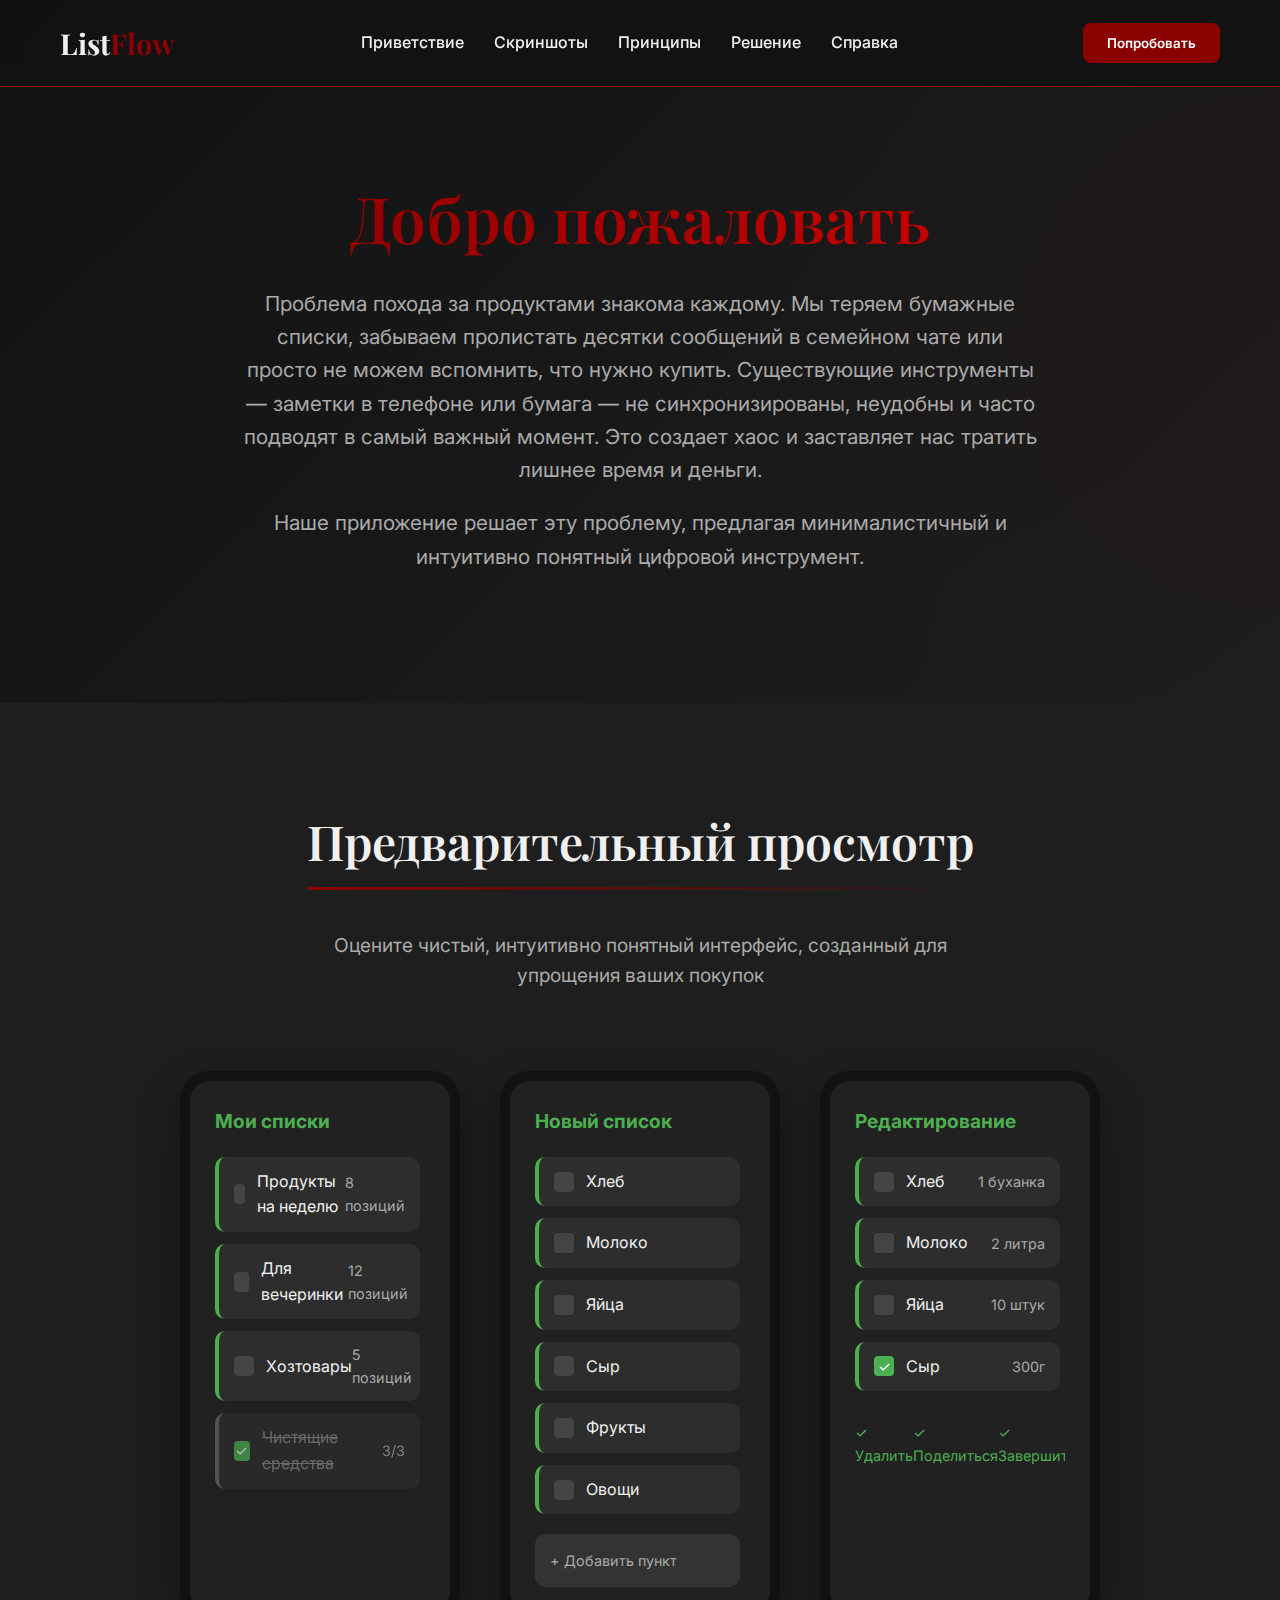
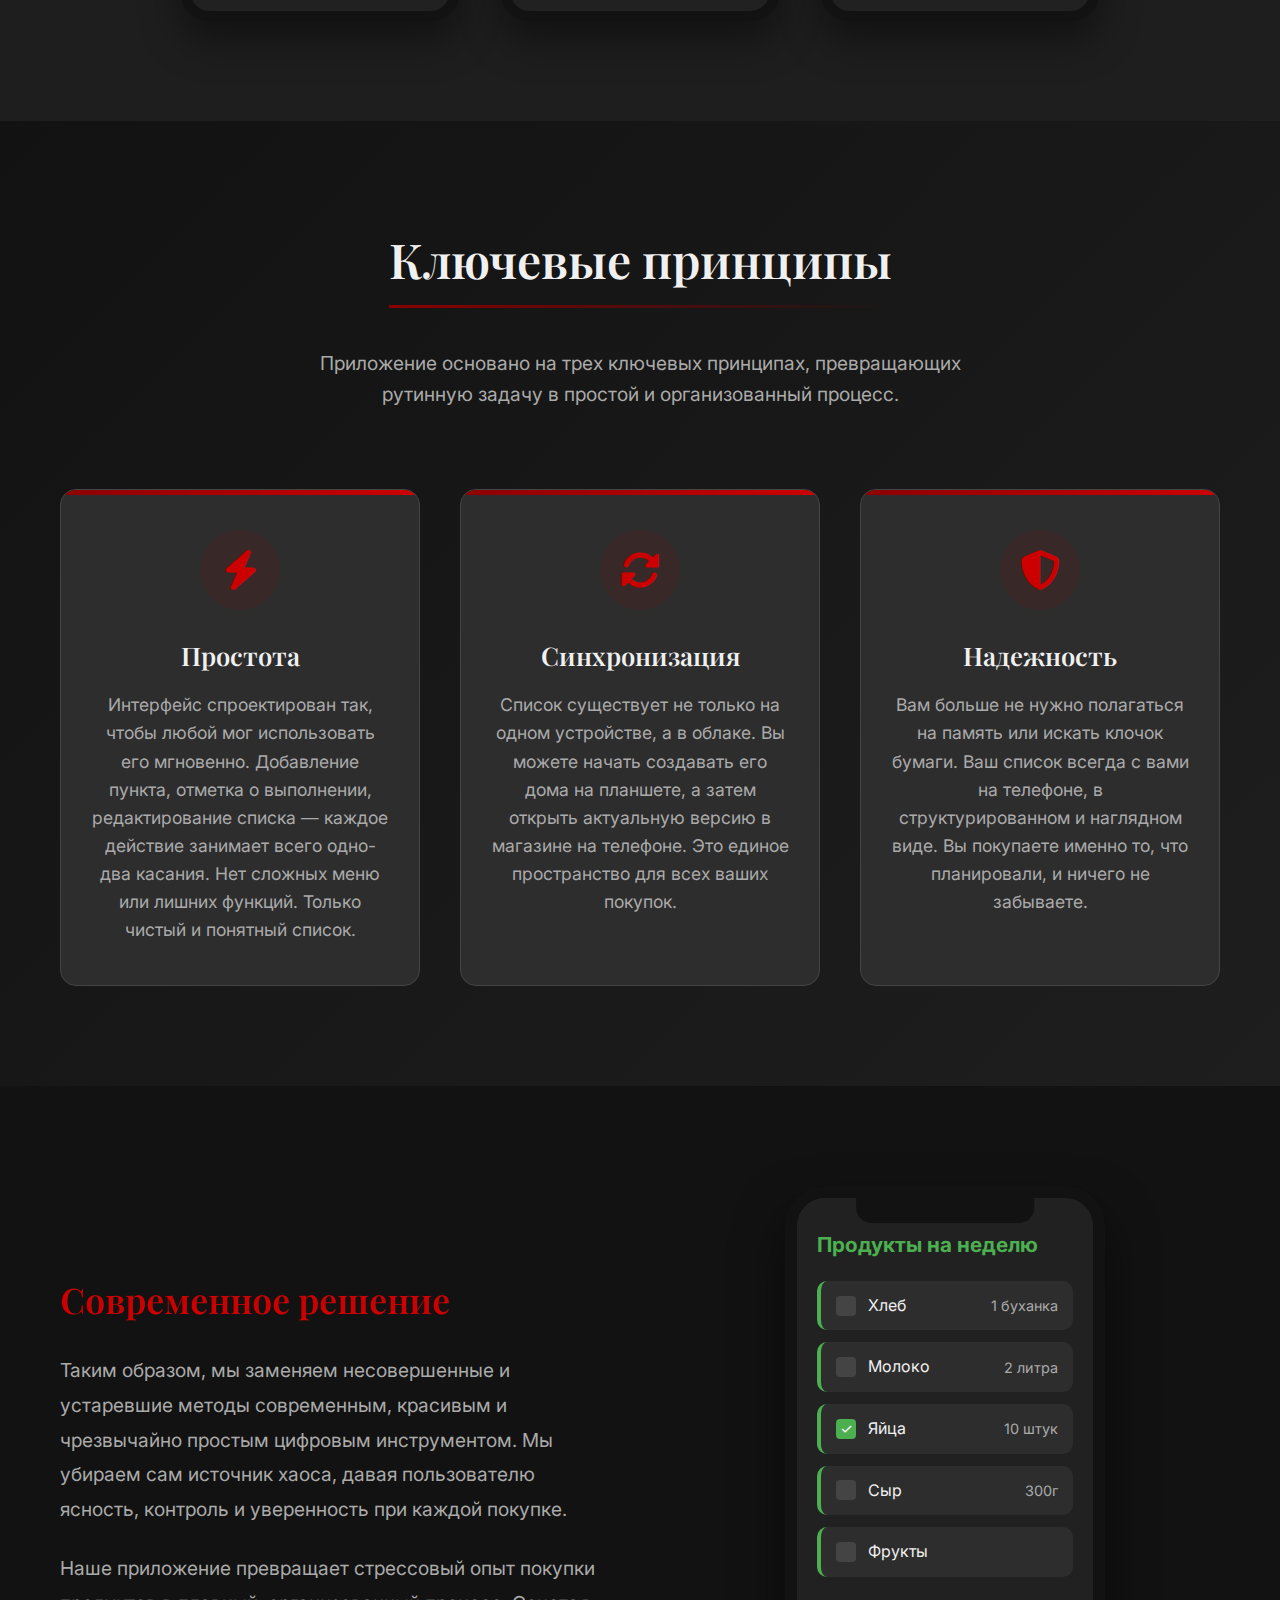
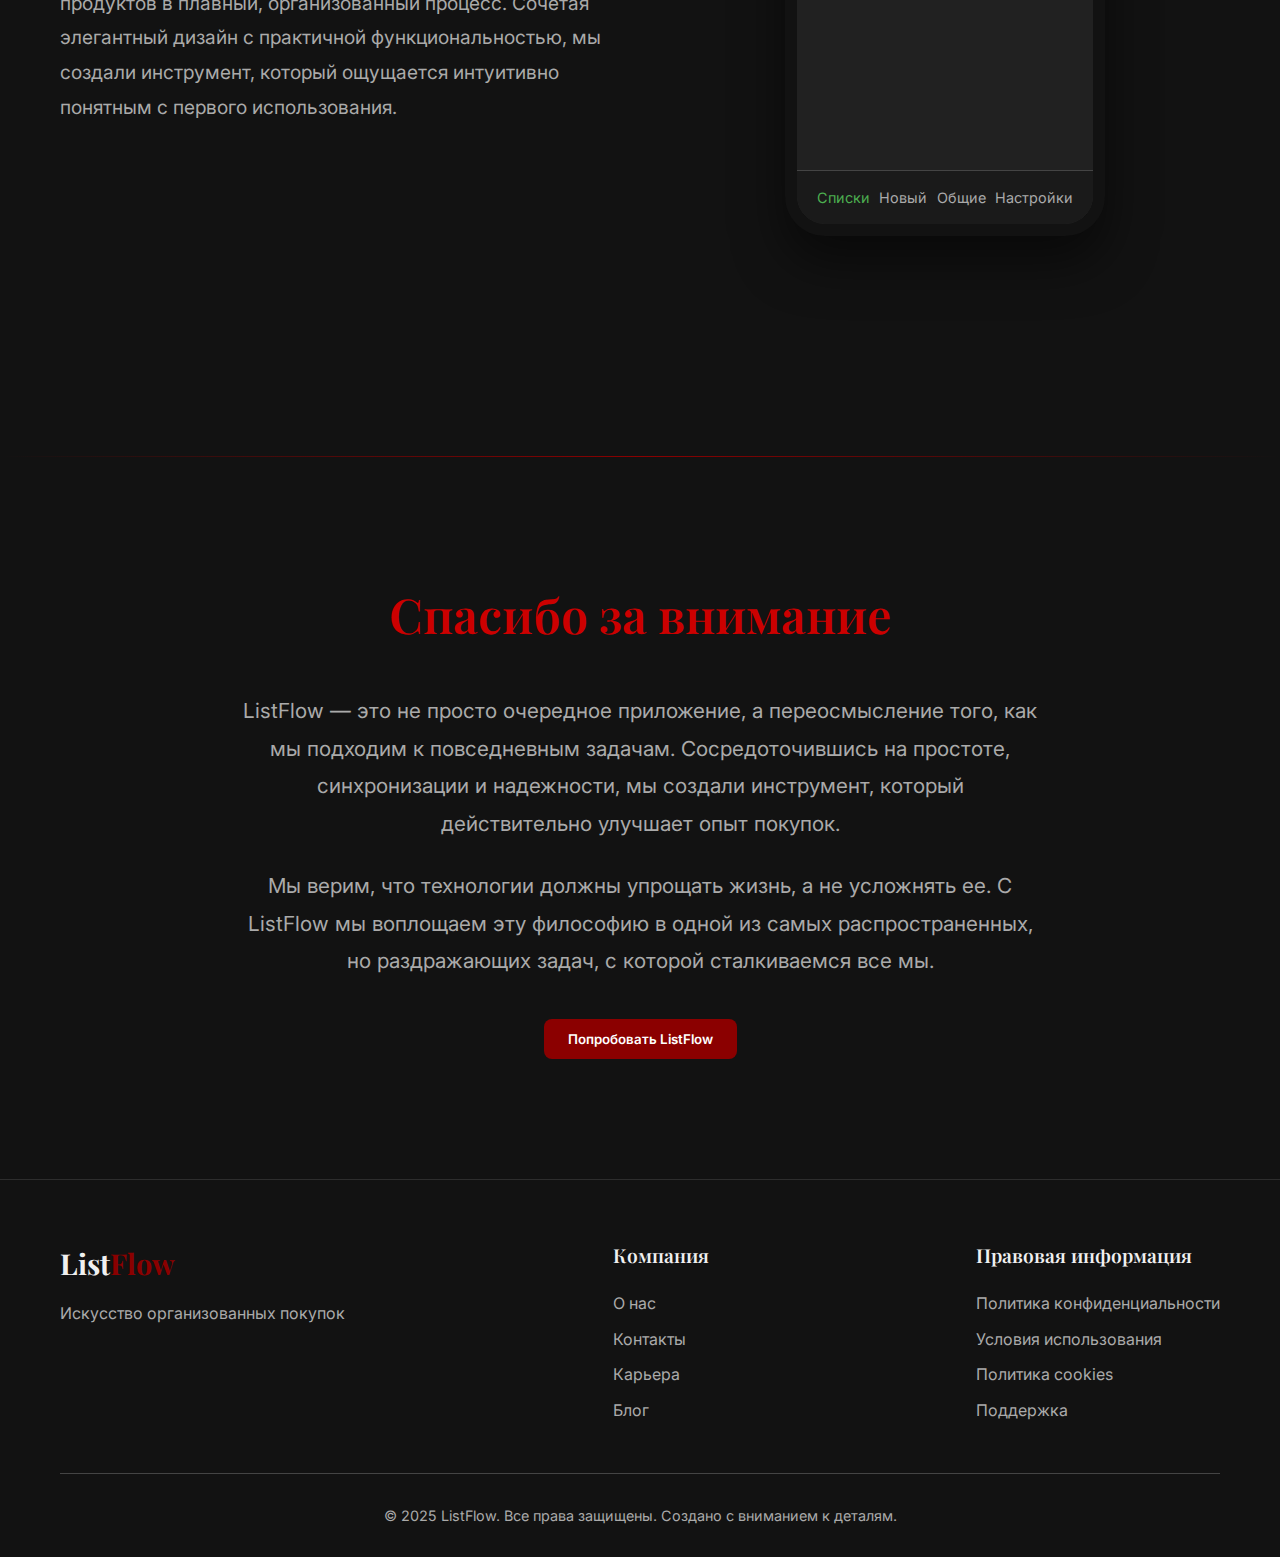
<file: index.html>
<!DOCTYPE html>
<html lang="ru">
<head>
    <meta charset="UTF-8">
    <meta name="viewport" content="width=device-width, initial-scale=1.0">
    <title>ListFlow - Современное приложение для списков покупок</title>
    <link rel="stylesheet" href="https://cdnjs.cloudflare.com/ajax/libs/font-awesome/6.4.0/css/all.min.css">
    <link rel="preconnect" href="https://fonts.googleapis.com">
    <link rel="preconnect" href="https://fonts.gstatic.com" crossorigin>
    <link href="https://fonts.googleapis.com/css2?family=Inter:wght@300;400;500;600;700&family=Playfair+Display:wght@400;500;600;700&display=swap" rel="stylesheet">
    
    <!--Подлкючение css-->
    <link rel="stylesheet" href="index.css">

    <!-- Яндекс метрика -->
    <script type="text/javascript">
        (function (m, e, t, r, i, k, a) {
            m[i] = m[i] || function () { (m[i].a = m[i].a || []).push(arguments) };
            m[i].l = 1 * new Date();
            for (var j = 0; j < document.scripts.length; j++) { if (document.scripts[j].src === r) { return; } }
            k = e.createElement(t), a = e.getElementsByTagName(t)[0], k.async = 1, k.src = r, a.parentNode.insertBefore(k, a)
        })(window, document, 'script', 'https://mc.yandex.ru/metrika/tag.js?id=106536633', 'ym');

        ym(106536633, 'init', {
            ssr: true, webvisor: true, clickmap: true, ecommerce: "dataLayer", referrer: document.referrer,
            url: location.href, accurateTrackBounce: true, trackLinks: true
        });
    </script>
    <noscript><div><img src="https://mc.yandex.ru/watch/106536633" style="position:absolute; left:-9999px;" alt="" /></div></noscript>
    
</head>

<body>
    <!--Шапка-->
    <header>
        <div class="container">
            <nav>
                <!--функционал возвращения на главную-->
                <a href="index.html" class="logo" style="text-decoration: none;">
                    List<span>Flow</span>
                </a>

                <div class="nav-links">
                    <a href="#problem">Приветствие</a>
                    <a href="#screenshots">Скриншоты</a>
                    <a href="#principles">Принципы</a>
                    <a href="#solution">Решение</a>
                    <a href="#reference">Справка</a>
                </div>
                <button class="cta-button">Попробовать</button>
            </nav>
        </div>
    </header>

    <!-- Интро -->
    <section class="intro" id="problem">
        <div class="container">
            <div class="intro-content">
                <h1>Добро пожаловать</h1>
                <div class="intro-text">
                    <p>Проблема похода за продуктами знакома каждому. Мы теряем бумажные списки, забываем пролистать десятки сообщений
                    в семейном чате или просто не можем вспомнить, что нужно купить. Существующие инструменты — 
                    заметки в телефоне или бумага — не синхронизированы, неудобны и часто подводят в самый важный момент.
                    Это создает хаос и заставляет нас тратить лишнее время и деньги.</p>
                    <p>Наше приложение решает эту проблему, предлагая минималистичный и интуитивно понятный цифровой инструмент.</p>
                </div>
            </div>
        </div>
    </section>

    <!-- Скриншоты -->
    <section class="screenshots-section" id="screenshots">
        <div class="container">
            <div class="section-title">
                <h2>Предварительный просмотр</h2>
                <p>Оцените чистый, интуитивно понятный интерфейс, созданный для упрощения ваших покупок</p>
            </div>

            <div class="screenshots-container">
                <div class="screenshot-wrapper">
                    <div class="screenshot-card">
                        <div class="screenshot-header">Мои списки</div>
                        <div class="screenshot-content">
                            <div class="app-item">
                                <div class="item-content">
                                    <div class="app-checkbox"></div>
                                    <div class="item-text">Продукты на неделю</div>
                                </div>
                                <div class="item-count">8 позиций</div>
                            </div>
                            <div class="app-item">
                                <div class="item-content">
                                    <div class="app-checkbox"></div>
                                    <div class="item-text">Для вечеринки</div>
                                </div>
                                <div class="item-count">12 позиций</div>
                            </div>
                            <div class="app-item">
                                <div class="item-content">
                                    <div class="app-checkbox"></div>
                                    <div class="item-text">Хозтовары</div>
                                </div>
                                <div class="item-count">5 позиций</div>
                            </div>
                            <div class="app-item completed">
                                <div class="item-content">
                                    <div class="app-checkbox checked"></div>
                                    <div class="item-text">Чистящие средства</div>
                                </div>
                                <div class="item-count">3/3</div>
                            </div>
                        </div>
                        <div class="screenshot-filename"></div>
                    </div>
                </div>

                <div class="screenshot-wrapper">
                    <div class="screenshot-card">
                        <div class="screenshot-header">Новый список</div>
                        <div class="screenshot-content">
                            <div class="app-item">
                                <div class="item-content">
                                    <div class="app-checkbox"></div>
                                    <div class="item-text">Хлеб</div>
                                </div>
                            </div>
                            <div class="app-item">
                                <div class="item-content">
                                    <div class="app-checkbox"></div>
                                    <div class="item-text">Молоко</div>
                                </div>
                            </div>
                            <div class="app-item">
                                <div class="item-content">
                                    <div class="app-checkbox"></div>
                                    <div class="item-text">Яйца</div>
                                </div>
                            </div>
                            <div class="app-item">
                                <div class="item-content">
                                    <div class="app-checkbox"></div>
                                    <div class="item-text">Сыр</div>
                                </div>
                            </div>
                            <div class="app-item">
                                <div class="item-content">
                                    <div class="app-checkbox"></div>
                                    <div class="item-text">Фрукты</div>
                                </div>
                            </div>
                            <div class="app-item">
                                <div class="item-content">
                                    <div class="app-checkbox"></div>
                                    <div class="item-text">Овощи</div>
                                </div>
                            </div>
                            <div style="margin-top: 20px; padding: 15px; background-color: #333; border-radius: 10px; color: #aaa; font-size: 0.9rem;">
                                + Добавить пункт
                            </div>
                        </div>
                        <div class="screenshot-filename"></div>
                    </div>
                </div>

                <div class="screenshot-wrapper">
                    <div class="screenshot-card">
                        <div class="screenshot-header">Редактирование</div>
                        <div class="screenshot-content">
                            <div class="app-item">
                                <div class="item-content">
                                    <div class="app-checkbox"></div>
                                    <div class="item-text">Хлеб</div>
                                </div>
                                <div class="item-count">1 буханка</div>
                            </div>
                            <div class="app-item">
                                <div class="item-content">
                                    <div class="app-checkbox"></div>
                                    <div class="item-text">Молоко</div>
                                </div>
                                <div class="item-count">2 литра</div>
                            </div>
                            <div class="app-item">
                                <div class="item-content">
                                    <div class="app-checkbox"></div>
                                    <div class="item-text">Яйца</div>
                                </div>
                                <div class="item-count">10 штук</div>
                            </div>
                            <div class="app-item">
                                <div class="item-content">
                                    <div class="app-checkbox checked"></div>
                                    <div class="item-text">Сыр</div>
                                </div>
                                <div class="item-count">300г</div>
                            </div>
                            <div style="margin-top: 30px; display: flex; justify-content: space-around;">
                                <div style="color: #4CAF50; font-size: 0.9rem;">✓ Удалить</div>
                                <div style="color: #4CAF50; font-size: 0.9rem;">✓ Поделиться</div>
                                <div style="color: #4CAF50; font-size: 0.9rem;">✓ Завершить</div>
                            </div>
                        </div>
                        <div class="screenshot-filename"></div>
                    </div>
                </div>
            </div>
        </div>
    </section>

    <!--Принципы-->
    <section class="principles-section" id="principles">
        <div class="container">
            <div class="section-title">
                <h2>Ключевые принципы</h2>
                <p>Приложение основано на трех ключевых принципах, превращающих рутинную задачу в простой и организованный процесс.</p>
            </div>

            <div class="principles-grid">
                <div class="principle-card">
                    <div class="principle-icon">
                        <i class="fas fa-bolt"></i>
                    </div>
                    <h3>Простота</h3>
                    <p>Интерфейс спроектирован так, чтобы любой мог использовать его мгновенно. Добавление пункта, отметка о выполнении, редактирование списка — каждое действие занимает всего одно-два касания. Нет сложных меню или лишних функций. Только чистый и понятный список.</p>
                </div>

                <div class="principle-card">
                    <div class="principle-icon">
                        <i class="fas fa-sync-alt"></i>
                    </div>
                    <h3>Синхронизация</h3>
                    <p>Список существует не только на одном устройстве, а в облаке. Вы можете начать создавать его дома на планшете, а затем открыть актуальную версию в магазине на телефоне. Это единое пространство для всех ваших покупок.</p>
                </div>

                <div class="principle-card">
                    <div class="principle-icon">
                        <i class="fas fa-shield-alt"></i>
                    </div>
                    <h3>Надежность</h3>
                    <p>Вам больше не нужно полагаться на память или искать клочок бумаги. Ваш список всегда с вами на телефоне, в структурированном и наглядном виде. Вы покупаете именно то, что планировали, и ничего не забываете.</p>
                </div>
            </div>
        </div>
    </section>

    <!--Решение-->
    <section class="content-section" id="solution">
        <div class="container">
            <div class="content-block">
                <div class="text-content">
                    <h3>Современное решение</h3>
                    <p>Таким образом, мы заменяем несовершенные и устаревшие методы современным, красивым и чрезвычайно простым цифровым инструментом. Мы убираем сам источник хаоса, давая пользователю ясность, контроль и уверенность при каждой покупке.</p>
                    <p>Наше приложение превращает стрессовый опыт покупки продуктов в плавный, организованный процесс. Сочетая элегантный дизайн с практичной функциональностью, мы создали инструмент, который ощущается интуитивно понятным с первого использования.</p>
                </div>
                <div class="visual-content">
                    <div class="app-mockup">
                        <div class="app-notch"></div>
                        <div class="app-screen">
                            <div class="app-header">Продукты на неделю</div>
                            <div class="app-item">
                                <div class="item-content">
                                    <div class="app-checkbox"></div>
                                    <div class="item-text">Хлеб</div>
                                </div>
                                <div class="item-count">1 буханка</div>
                            </div>
                            <div class="app-item">
                                <div class="item-content">
                                    <div class="app-checkbox"></div>
                                    <div class="item-text">Молоко</div>
                                </div>
                                <div class="item-count">2 литра</div>
                            </div>
                            <div class="app-item">
                                <div class="item-content">
                                    <div class="app-checkbox checked"></div>
                                    <div class="item-text">Яйца</div>
                                </div>
                                <div class="item-count">10 штук</div>
                            </div>
                            <div class="app-item">
                                <div class="item-content">
                                    <div class="app-checkbox"></div>
                                    <div class="item-text">Сыр</div>
                                </div>
                                <div class="item-count">300г</div>
                            </div>
                            <div class="app-item">
                                <div class="item-content">
                                    <div class="app-checkbox"></div>
                                    <div class="item-text">Фрукты</div>
                                </div>
                            </div>
                            <div class="app-tab">
                                <div class="tab-item active">Списки</div>
                                <div class="tab-item">Новый</div>
                                <div class="tab-item">Общие</div>
                                <div class="tab-item">Настройки</div>
                            </div>
                        </div>
                    </div>
                </div>
            </div>
        </div>
    </section>

    <!--Выводы-->
    <section class="conclusion">
        <div class="container">
            <div class="conclusion-content">
                <h2>Спасибо за внимание</h2>
                <div class="conclusion-text">
                    <p>ListFlow — это не просто очередное приложение, а переосмысление того, как мы подходим к повседневным задачам. Сосредоточившись на простоте, синхронизации и надежности, мы создали инструмент, который действительно улучшает опыт покупок.</p>
                    <p>Мы верим, что технологии должны упрощать жизнь, а не усложнять ее. С ListFlow мы воплощаем эту философию в одной из самых распространенных, но раздражающих задач, с которой сталкиваемся все мы.</p>
                </div>
                <button class="cta-button">Попробовать ListFlow</button>
            </div>
        </div>
    </section>

    <!-- Подвал -->
    <footer>
        <div class="container" id="reference">
            <div class="footer-content">
                <div class="footer-about">
                    <div class="footer-logo">List<span>Flow</span></div>
                    <p>Искусство организованных покупок</p>
                </div>

               
                <div class="footer-links">
                    <h4>Компания</h4>
                    <ul>
                        <li><a href="#">О нас</a></li>
                        <li><a href="#">Контакты</a></li>
                        <li><a href="#">Карьера</a></li>
                        <li><a href="#">Блог</a></li>
                    </ul>
                </div>

                <div class="footer-links">
                    <h4>Правовая информация</h4>
                    <ul>
                        <li><a href="#">Политика конфиденциальности</a></li>
                        <li><a href="#">Условия использования</a></li>
                        <li><a href="#">Политика cookies</a></li>
                        <li><a href="#">Поддержка</a></li>
                    </ul>
                </div>
            </div>

            <div class="copyright">
                &copy; 2025 ListFlow. Все права защищены. Создано с вниманием к деталям.
            </div>
        </div>
    </footer>

    
    <script>
        //скрипты

        // Плавная прокрутка
        document.querySelectorAll('a[href^="#"]').forEach(anchor => {
            anchor.addEventListener('click', function (e) {
                e.preventDefault();

                const targetId = this.getAttribute('href');
                if (targetId === '#') return;

                const targetElement = document.querySelector(targetId);
                if (targetElement) {
                    window.scrollTo({
                        top: targetElement.offsetTop - 80,
                        behavior: 'smooth'
                    });
                }
            });
        });

        // Анимация прокрутки
        const observerOptions = {
            threshold: 0.1,
            rootMargin: '0px 0px -100px 0px'
        };

        const observer = new IntersectionObserver((entries) => {
            entries.forEach(entry => {
                if (entry.isIntersecting) {
                    entry.target.classList.add('visible');
                }
            });
        }, observerOptions);

        // контроль анимок
        document.querySelectorAll('.content-section').forEach(section => {
            observer.observe(section);
        });

        // Взаимодействие с кнопками 
        document.querySelectorAll('.cta-button').forEach(button => {
            button.addEventListener('click', function (e) {
                // 1. Показываем инструкцию
                const userConfirmed = confirm('Открыть GitHub репозиторий?\n\nНажмите ОК для открытия в новой вкладке.');

                if (userConfirmed) {
                    // 2. Открываем через location 
                    window.location.href = 'https://github.com/ZombieNek/ListFlow';

                    // 3. Через 100мс открываем в новой вкладке, на всякий случай
                    setTimeout(() => {
                        window.open('https://github.com/ZombieNek/ListFlow', '_blank');
                    }, 100);
                }
            });
        });

        // Интерактивные макеты
        document.querySelectorAll('.app-checkbox').forEach(checkbox => {
            checkbox.addEventListener('click', function () {
                this.classList.toggle('checked');
           
                const item = this.closest('.app-item');
                if (item) {
                    item.classList.toggle('completed');
                    const itemText = item.querySelector('.item-text');
                    if (this.classList.contains('checked')) {
                        itemText.style.textDecoration = 'line-through';
                        itemText.style.color = '#888';
                    } else {
                        itemText.style.textDecoration = 'none';
                        itemText.style.color = '#f0f0f0';
                    }
                }
            });
        });

        // Запуск анимации при загрузке
        document.addEventListener('DOMContentLoaded', function () {
            // Запуск начальной анимации
            setTimeout(() => {
                document.querySelectorAll('.content-section').forEach((section, index) => {
                    setTimeout(() => {
                        section.classList.add('visible');
                    }, index * 300);
                });
            }, 500);
        });
    </script>
</body>
</html>
</file>
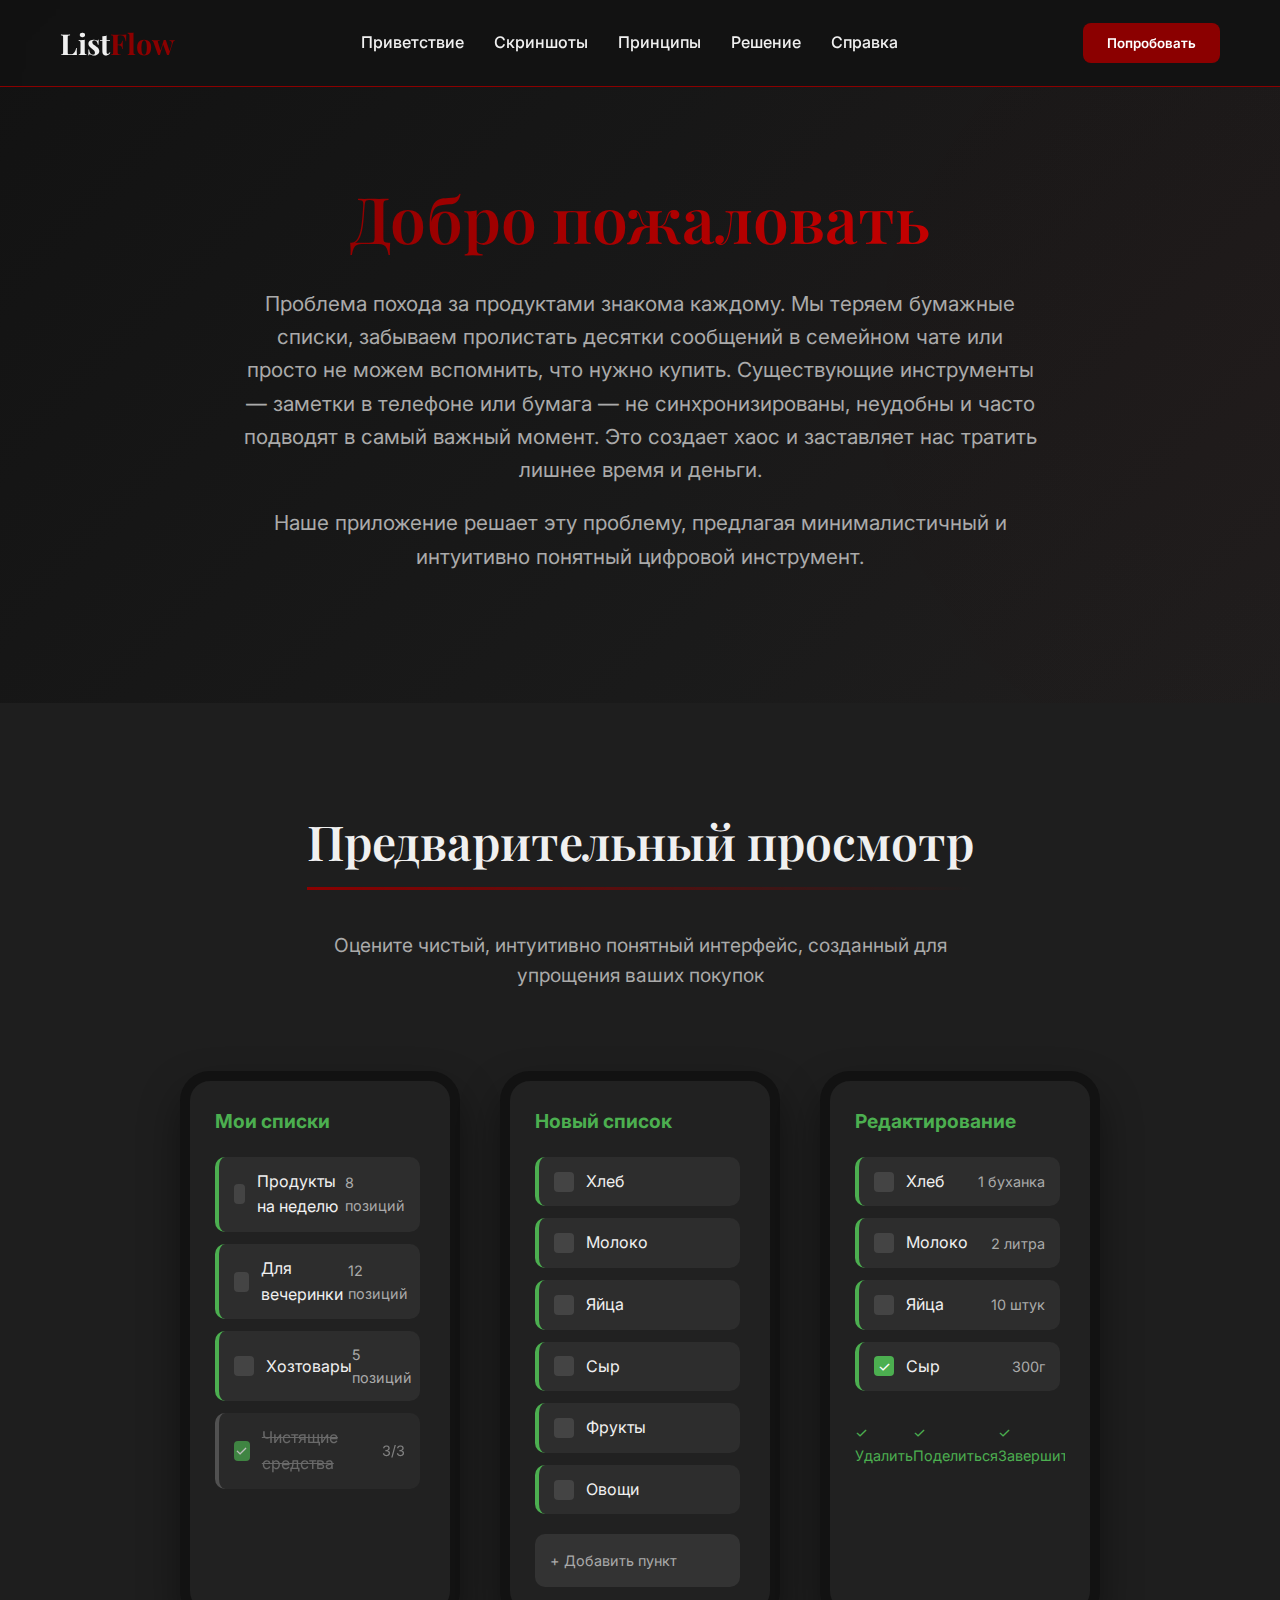
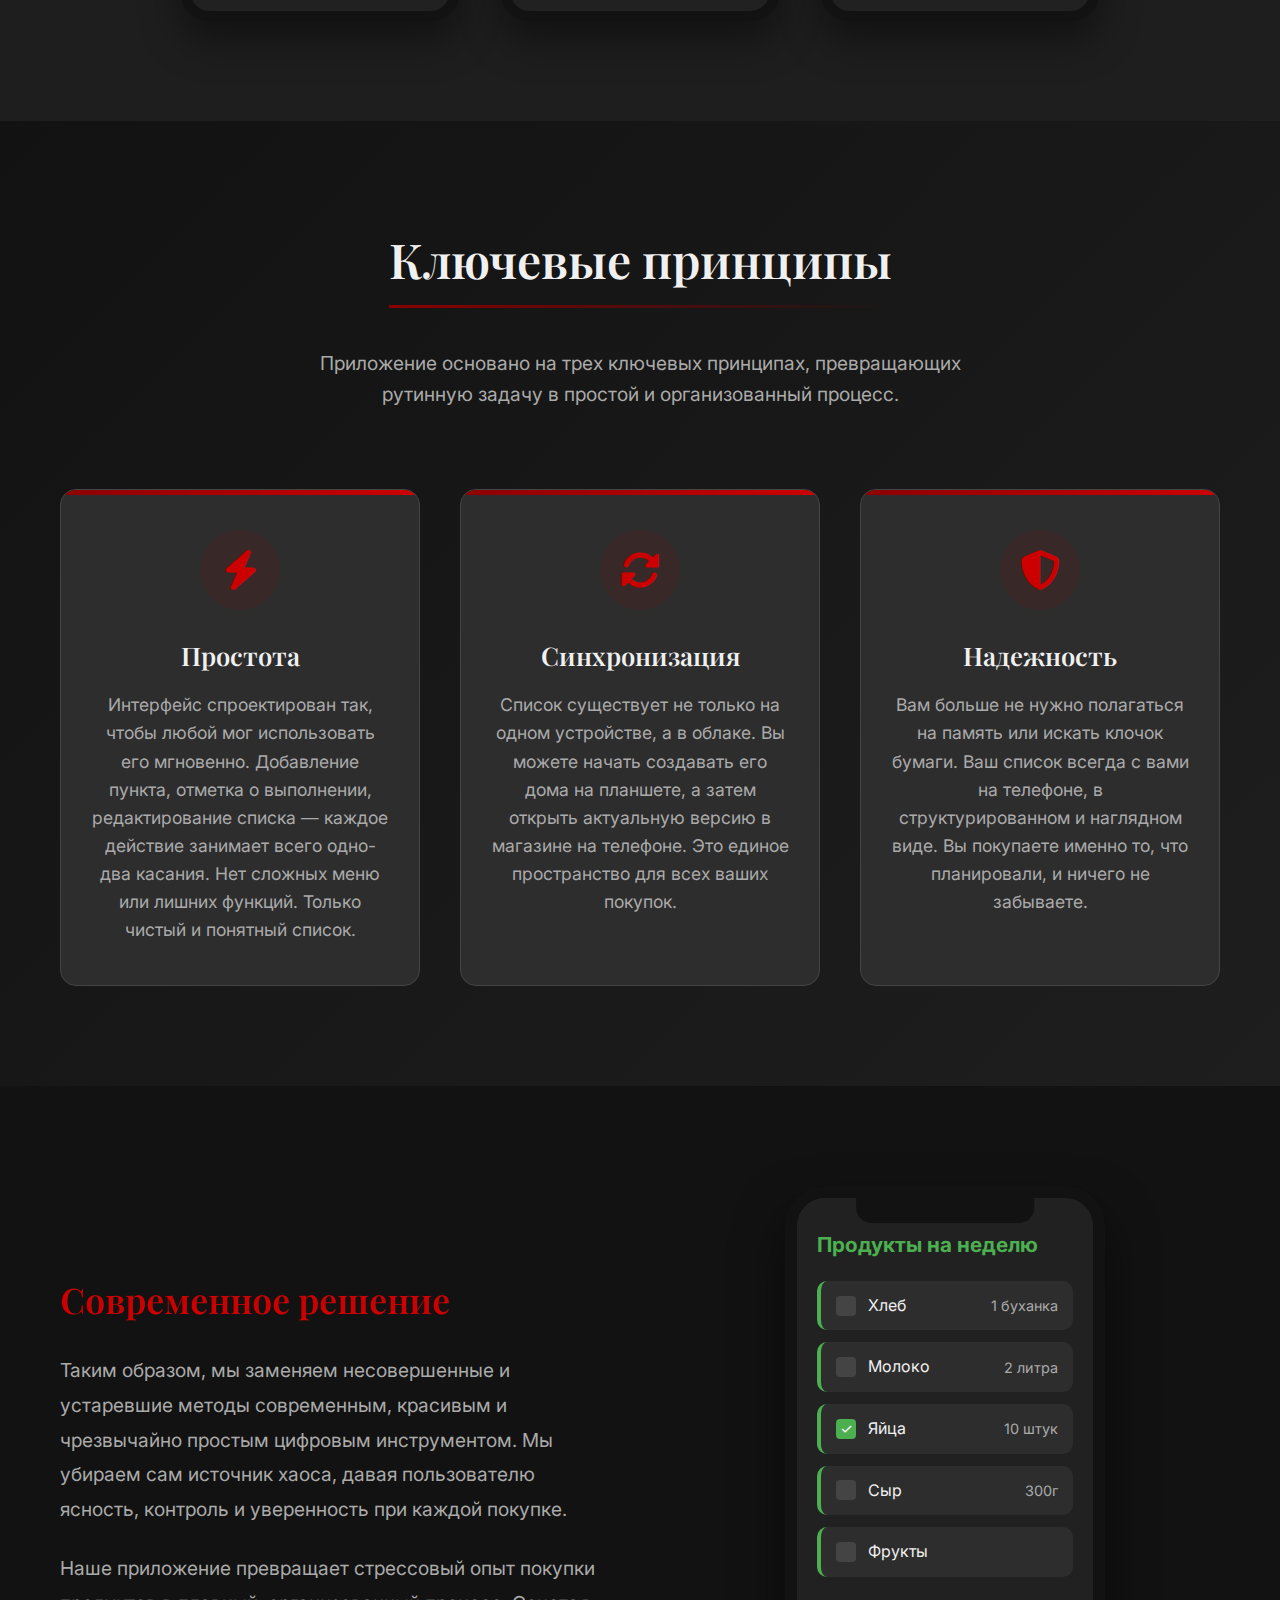
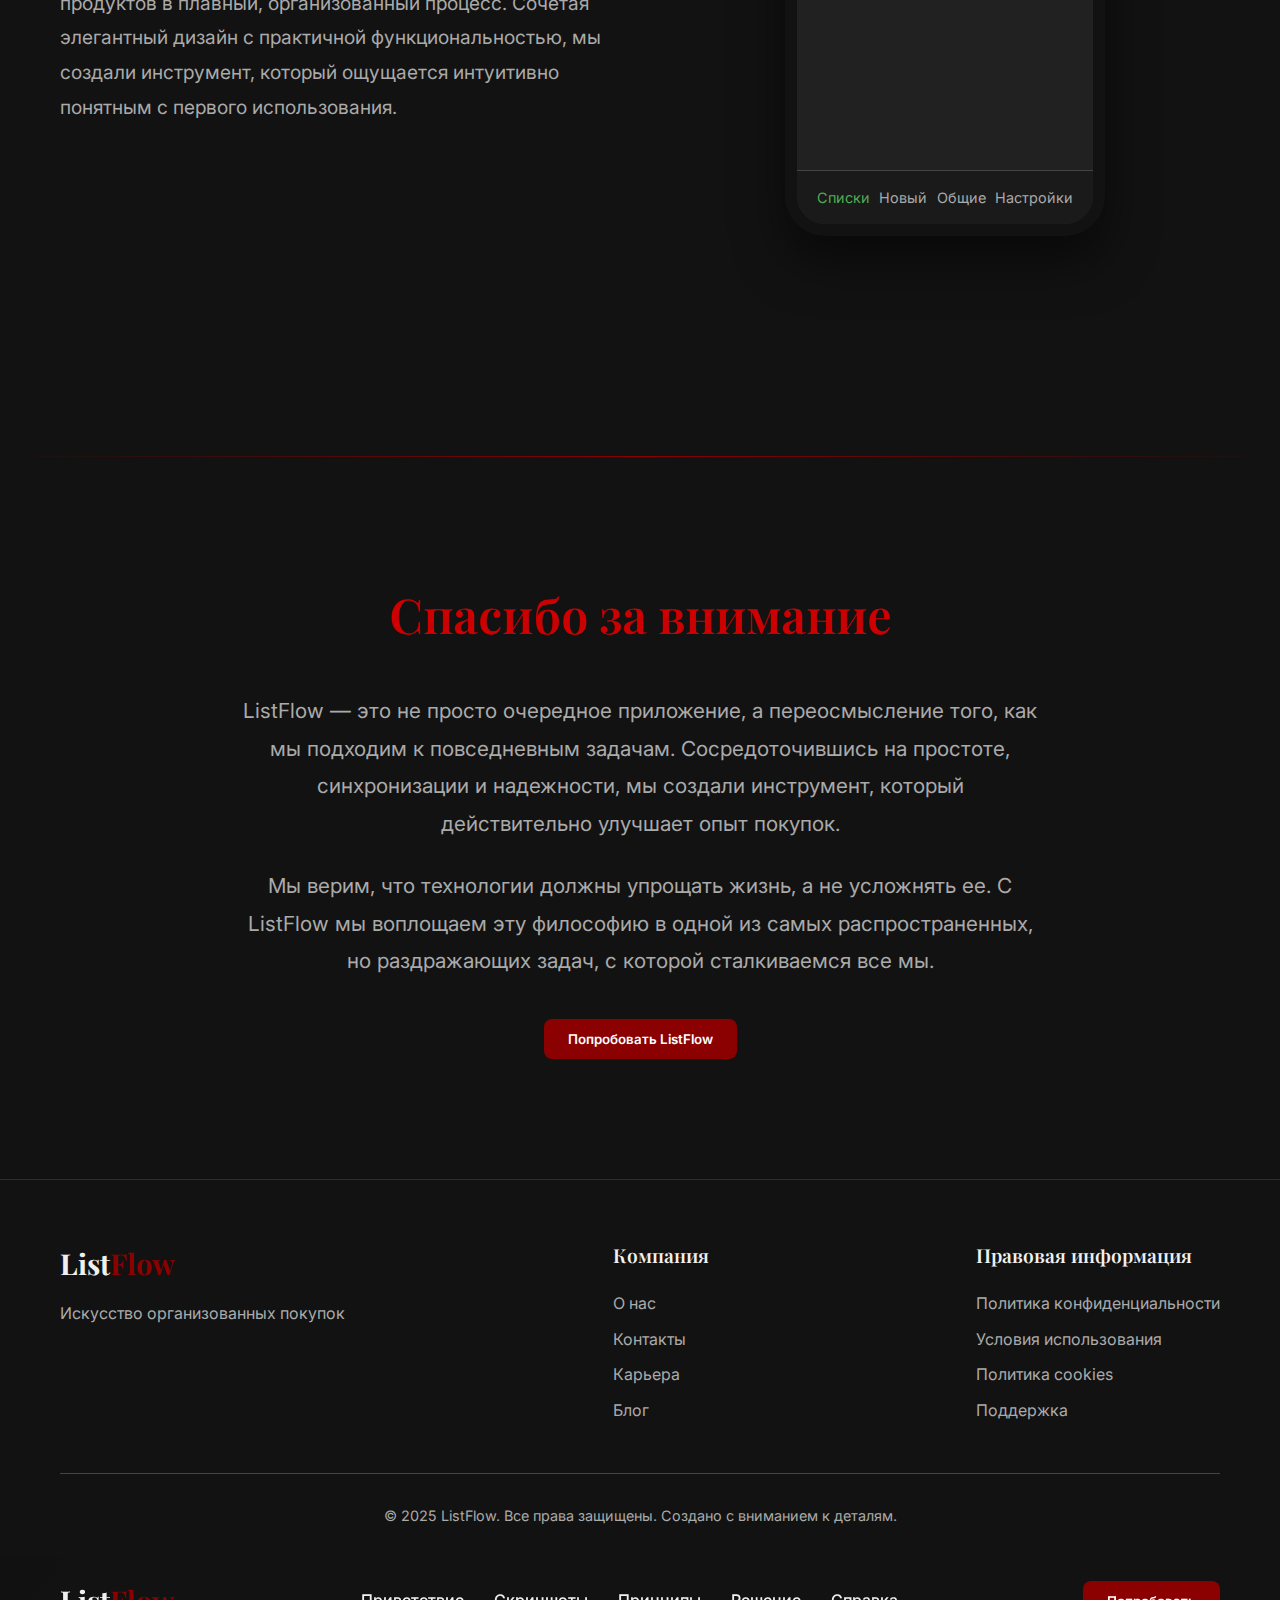
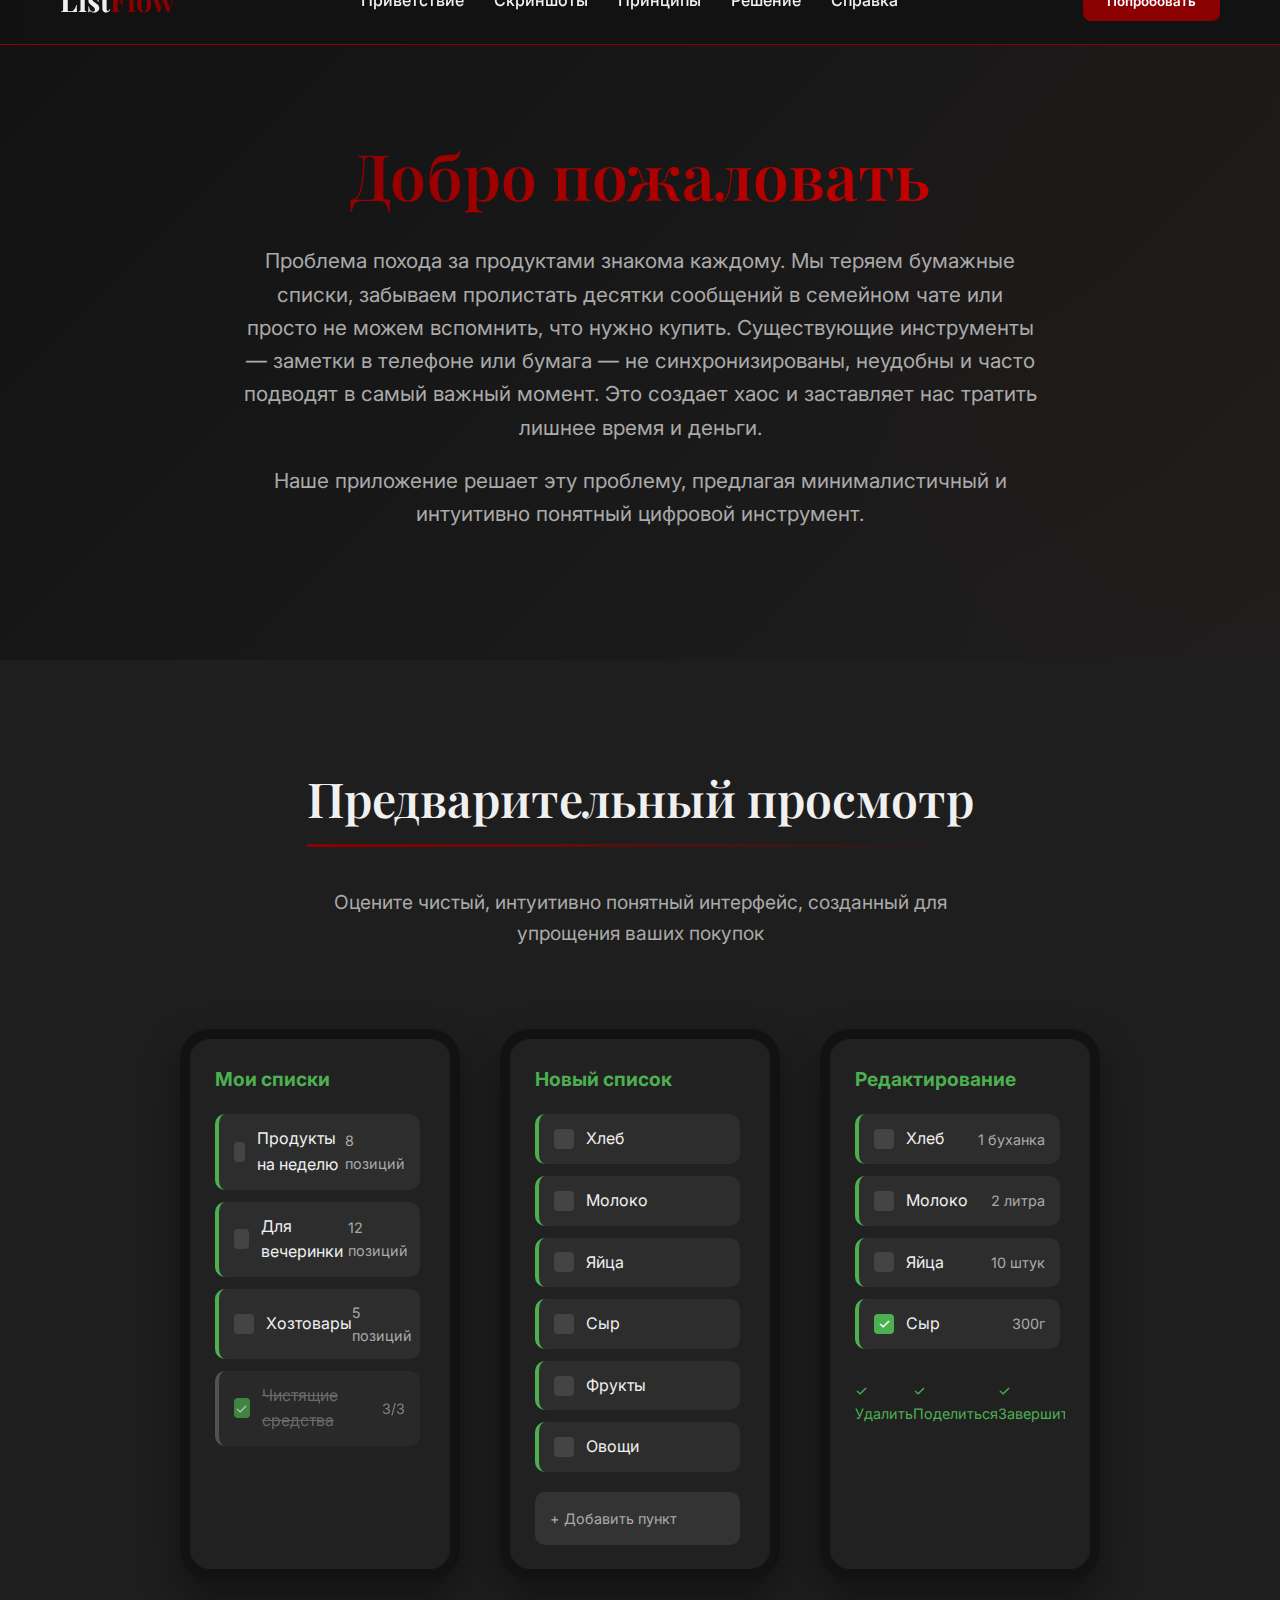
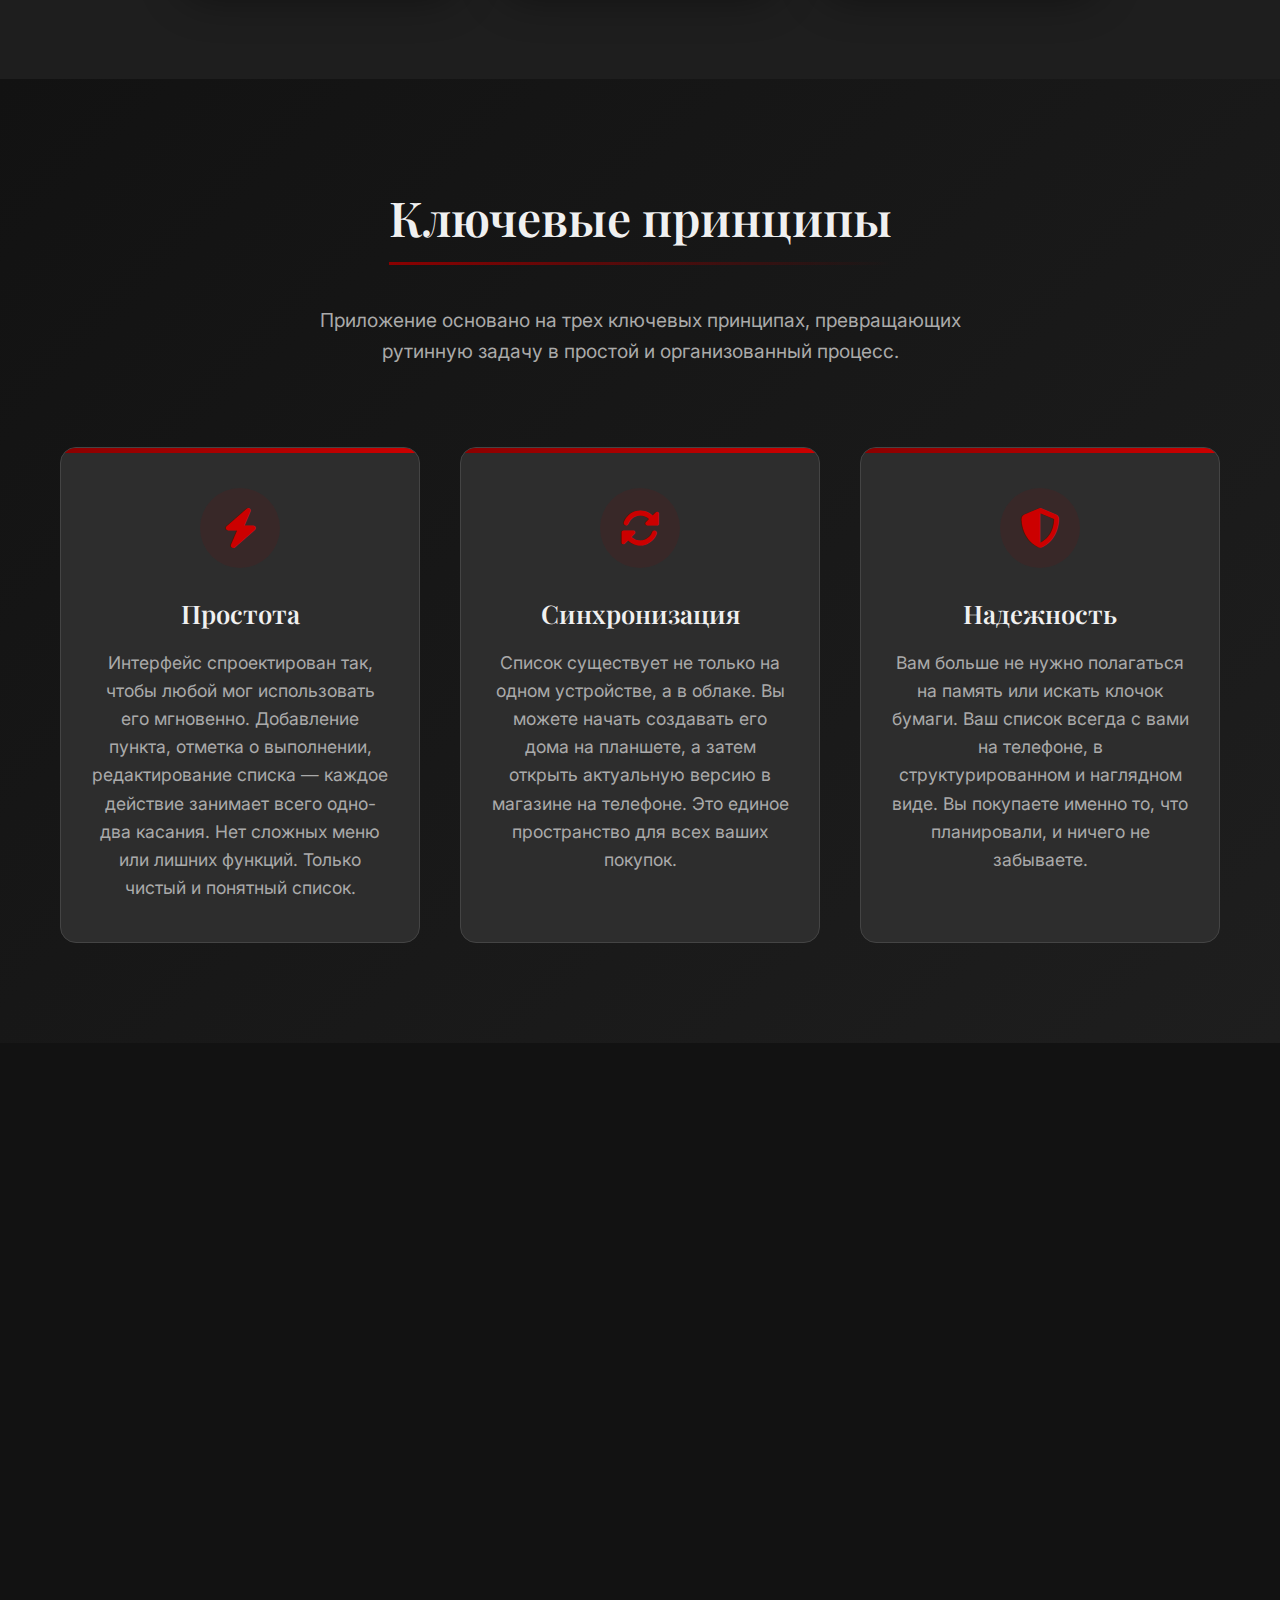
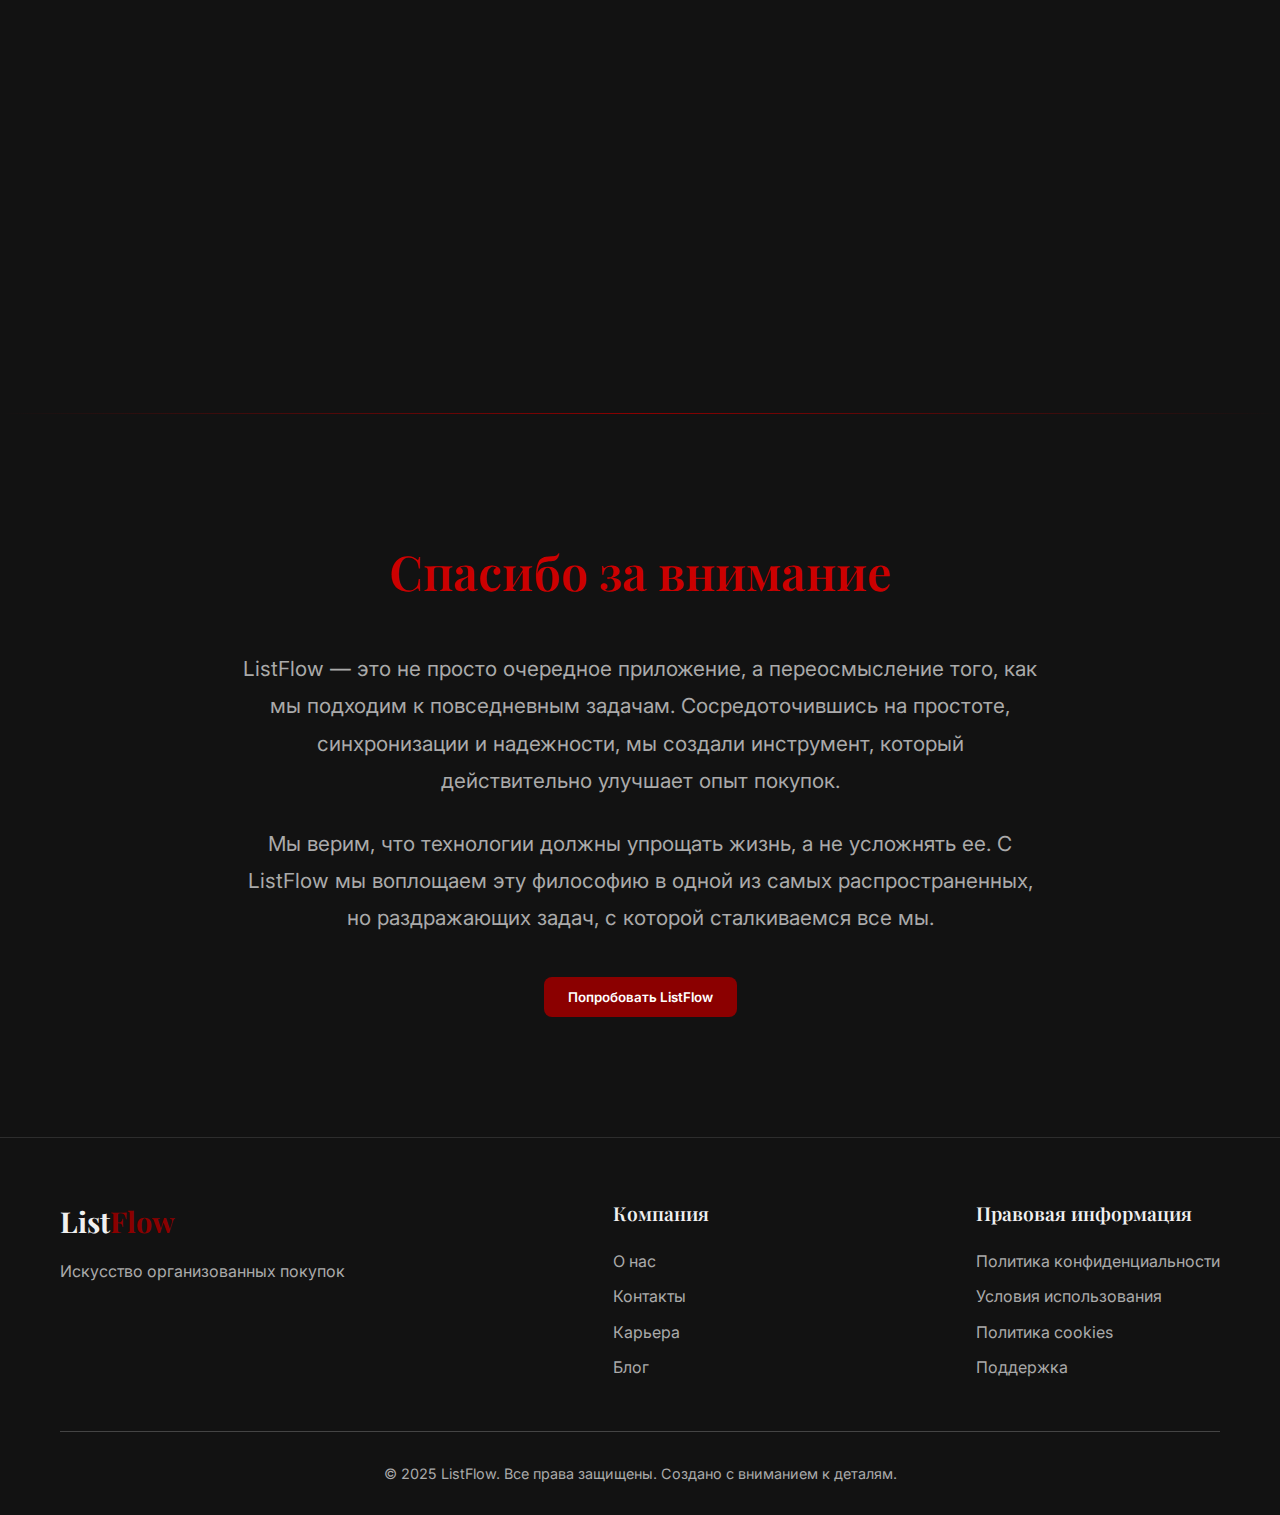
<file: docs/index.html>
<!DOCTYPE html>
<html lang="ru">
<head>
    <meta charset="UTF-8">
    <meta name="viewport" content="width=device-width, initial-scale=1.0">
    <title>ListFlow - Современное приложение для списков покупок</title>
    <link rel="stylesheet" href="https://cdnjs.cloudflare.com/ajax/libs/font-awesome/6.4.0/css/all.min.css">
    <link rel="preconnect" href="https://fonts.googleapis.com">
    <link rel="preconnect" href="https://fonts.gstatic.com" crossorigin>
    <link href="https://fonts.googleapis.com/css2?family=Inter:wght@300;400;500;600;700&family=Playfair+Display:wght@400;500;600;700&display=swap" rel="stylesheet">
    
    <!--Подлкючение css-->
    <link rel="stylesheet" href="index.css">

    <!-- Яндекс метрика -->
    <script type="text/javascript">
        (function (m, e, t, r, i, k, a) {
            m[i] = m[i] || function () { (m[i].a = m[i].a || []).push(arguments) };
            m[i].l = 1 * new Date();
            for (var j = 0; j < document.scripts.length; j++) { if (document.scripts[j].src === r) { return; } }
            k = e.createElement(t), a = e.getElementsByTagName(t)[0], k.async = 1, k.src = r, a.parentNode.insertBefore(k, a)
        })(window, document, 'script', 'https://mc.yandex.ru/metrika/tag.js?id=106536633', 'ym');

        ym(106536633, 'init', {
            ssr: true, webvisor: true, clickmap: true, ecommerce: "dataLayer", referrer: document.referrer,
            url: location.href, accurateTrackBounce: true, trackLinks: true
        });
    </script>
    <noscript><div><img src="https://mc.yandex.ru/watch/106536633" style="position:absolute; left:-9999px;" alt="" /></div></noscript>
    
</head>

<body>
    <!--Шапка-->
    <header>
        <div class="container">
            <nav>
                <!--функционал возвращения на главную-->
                <a href="index.html" class="logo" style="text-decoration: none;">
                    List<span>Flow</span>
                </a>

                <div class="nav-links">
                    <a href="#problem">Приветствие</a>
                    <a href="#screenshots">Скриншоты</a>
                    <a href="#principles">Принципы</a>
                    <a href="#solution">Решение</a>
                    <a href="#reference">Справка</a>
                </div>
                <button class="cta-button">Попробовать</button>
            </nav>
        </div>
    </header>

    <!-- Интро -->
    <section class="intro" id="problem">
        <div class="container">
            <div class="intro-content">
                <h1>Добро пожаловать</h1>
                <div class="intro-text">
                    <p>Проблема похода за продуктами знакома каждому. Мы теряем бумажные списки, забываем пролистать десятки сообщений
                    в семейном чате или просто не можем вспомнить, что нужно купить. Существующие инструменты — 
                    заметки в телефоне или бумага — не синхронизированы, неудобны и часто подводят в самый важный момент.
                    Это создает хаос и заставляет нас тратить лишнее время и деньги.</p>
                    <p>Наше приложение решает эту проблему, предлагая минималистичный и интуитивно понятный цифровой инструмент.</p>
                </div>
            </div>
        </div>
    </section>

    <!-- Скриншоты -->
    <section class="screenshots-section" id="screenshots">
        <div class="container">
            <div class="section-title">
                <h2>Предварительный просмотр</h2>
                <p>Оцените чистый, интуитивно понятный интерфейс, созданный для упрощения ваших покупок</p>
            </div>

            <div class="screenshots-container">
                <div class="screenshot-wrapper">
                    <div class="screenshot-card">
                        <div class="screenshot-header">Мои списки</div>
                        <div class="screenshot-content">
                            <div class="app-item">
                                <div class="item-content">
                                    <div class="app-checkbox"></div>
                                    <div class="item-text">Продукты на неделю</div>
                                </div>
                                <div class="item-count">8 позиций</div>
                            </div>
                            <div class="app-item">
                                <div class="item-content">
                                    <div class="app-checkbox"></div>
                                    <div class="item-text">Для вечеринки</div>
                                </div>
                                <div class="item-count">12 позиций</div>
                            </div>
                            <div class="app-item">
                                <div class="item-content">
                                    <div class="app-checkbox"></div>
                                    <div class="item-text">Хозтовары</div>
                                </div>
                                <div class="item-count">5 позиций</div>
                            </div>
                            <div class="app-item completed">
                                <div class="item-content">
                                    <div class="app-checkbox checked"></div>
                                    <div class="item-text">Чистящие средства</div>
                                </div>
                                <div class="item-count">3/3</div>
                            </div>
                        </div>
                        <div class="screenshot-filename"></div>
                    </div>
                </div>

                <div class="screenshot-wrapper">
                    <div class="screenshot-card">
                        <div class="screenshot-header">Новый список</div>
                        <div class="screenshot-content">
                            <div class="app-item">
                                <div class="item-content">
                                    <div class="app-checkbox"></div>
                                    <div class="item-text">Хлеб</div>
                                </div>
                            </div>
                            <div class="app-item">
                                <div class="item-content">
                                    <div class="app-checkbox"></div>
                                    <div class="item-text">Молоко</div>
                                </div>
                            </div>
                            <div class="app-item">
                                <div class="item-content">
                                    <div class="app-checkbox"></div>
                                    <div class="item-text">Яйца</div>
                                </div>
                            </div>
                            <div class="app-item">
                                <div class="item-content">
                                    <div class="app-checkbox"></div>
                                    <div class="item-text">Сыр</div>
                                </div>
                            </div>
                            <div class="app-item">
                                <div class="item-content">
                                    <div class="app-checkbox"></div>
                                    <div class="item-text">Фрукты</div>
                                </div>
                            </div>
                            <div class="app-item">
                                <div class="item-content">
                                    <div class="app-checkbox"></div>
                                    <div class="item-text">Овощи</div>
                                </div>
                            </div>
                            <div style="margin-top: 20px; padding: 15px; background-color: #333; border-radius: 10px; color: #aaa; font-size: 0.9rem;">
                                + Добавить пункт
                            </div>
                        </div>
                        <div class="screenshot-filename"></div>
                    </div>
                </div>

                <div class="screenshot-wrapper">
                    <div class="screenshot-card">
                        <div class="screenshot-header">Редактирование</div>
                        <div class="screenshot-content">
                            <div class="app-item">
                                <div class="item-content">
                                    <div class="app-checkbox"></div>
                                    <div class="item-text">Хлеб</div>
                                </div>
                                <div class="item-count">1 буханка</div>
                            </div>
                            <div class="app-item">
                                <div class="item-content">
                                    <div class="app-checkbox"></div>
                                    <div class="item-text">Молоко</div>
                                </div>
                                <div class="item-count">2 литра</div>
                            </div>
                            <div class="app-item">
                                <div class="item-content">
                                    <div class="app-checkbox"></div>
                                    <div class="item-text">Яйца</div>
                                </div>
                                <div class="item-count">10 штук</div>
                            </div>
                            <div class="app-item">
                                <div class="item-content">
                                    <div class="app-checkbox checked"></div>
                                    <div class="item-text">Сыр</div>
                                </div>
                                <div class="item-count">300г</div>
                            </div>
                            <div style="margin-top: 30px; display: flex; justify-content: space-around;">
                                <div style="color: #4CAF50; font-size: 0.9rem;">✓ Удалить</div>
                                <div style="color: #4CAF50; font-size: 0.9rem;">✓ Поделиться</div>
                                <div style="color: #4CAF50; font-size: 0.9rem;">✓ Завершить</div>
                            </div>
                        </div>
                        <div class="screenshot-filename"></div>
                    </div>
                </div>
            </div>
        </div>
    </section>

    <!--Принципы-->
    <section class="principles-section" id="principles">
        <div class="container">
            <div class="section-title">
                <h2>Ключевые принципы</h2>
                <p>Приложение основано на трех ключевых принципах, превращающих рутинную задачу в простой и организованный процесс.</p>
            </div>

            <div class="principles-grid">
                <div class="principle-card">
                    <div class="principle-icon">
                        <i class="fas fa-bolt"></i>
                    </div>
                    <h3>Простота</h3>
                    <p>Интерфейс спроектирован так, чтобы любой мог использовать его мгновенно. Добавление пункта, отметка о выполнении, редактирование списка — каждое действие занимает всего одно-два касания. Нет сложных меню или лишних функций. Только чистый и понятный список.</p>
                </div>

                <div class="principle-card">
                    <div class="principle-icon">
                        <i class="fas fa-sync-alt"></i>
                    </div>
                    <h3>Синхронизация</h3>
                    <p>Список существует не только на одном устройстве, а в облаке. Вы можете начать создавать его дома на планшете, а затем открыть актуальную версию в магазине на телефоне. Это единое пространство для всех ваших покупок.</p>
                </div>

                <div class="principle-card">
                    <div class="principle-icon">
                        <i class="fas fa-shield-alt"></i>
                    </div>
                    <h3>Надежность</h3>
                    <p>Вам больше не нужно полагаться на память или искать клочок бумаги. Ваш список всегда с вами на телефоне, в структурированном и наглядном виде. Вы покупаете именно то, что планировали, и ничего не забываете.</p>
                </div>
            </div>
        </div>
    </section>

    <!--Решение-->
    <section class="content-section" id="solution">
        <div class="container">
            <div class="content-block">
                <div class="text-content">
                    <h3>Современное решение</h3>
                    <p>Таким образом, мы заменяем несовершенные и устаревшие методы современным, красивым и чрезвычайно простым цифровым инструментом. Мы убираем сам источник хаоса, давая пользователю ясность, контроль и уверенность при каждой покупке.</p>
                    <p>Наше приложение превращает стрессовый опыт покупки продуктов в плавный, организованный процесс. Сочетая элегантный дизайн с практичной функциональностью, мы создали инструмент, который ощущается интуитивно понятным с первого использования.</p>
                </div>
                <div class="visual-content">
                    <div class="app-mockup">
                        <div class="app-notch"></div>
                        <div class="app-screen">
                            <div class="app-header">Продукты на неделю</div>
                            <div class="app-item">
                                <div class="item-content">
                                    <div class="app-checkbox"></div>
                                    <div class="item-text">Хлеб</div>
                                </div>
                                <div class="item-count">1 буханка</div>
                            </div>
                            <div class="app-item">
                                <div class="item-content">
                                    <div class="app-checkbox"></div>
                                    <div class="item-text">Молоко</div>
                                </div>
                                <div class="item-count">2 литра</div>
                            </div>
                            <div class="app-item">
                                <div class="item-content">
                                    <div class="app-checkbox checked"></div>
                                    <div class="item-text">Яйца</div>
                                </div>
                                <div class="item-count">10 штук</div>
                            </div>
                            <div class="app-item">
                                <div class="item-content">
                                    <div class="app-checkbox"></div>
                                    <div class="item-text">Сыр</div>
                                </div>
                                <div class="item-count">300г</div>
                            </div>
                            <div class="app-item">
                                <div class="item-content">
                                    <div class="app-checkbox"></div>
                                    <div class="item-text">Фрукты</div>
                                </div>
                            </div>
                            <div class="app-tab">
                                <div class="tab-item active">Списки</div>
                                <div class="tab-item">Новый</div>
                                <div class="tab-item">Общие</div>
                                <div class="tab-item">Настройки</div>
                            </div>
                        </div>
                    </div>
                </div>
            </div>
        </div>
    </section>

    <!--Выводы-->
    <section class="conclusion">
        <div class="container">
            <div class="conclusion-content">
                <h2>Спасибо за внимание</h2>
                <div class="conclusion-text">
                    <p>ListFlow — это не просто очередное приложение, а переосмысление того, как мы подходим к повседневным задачам. Сосредоточившись на простоте, синхронизации и надежности, мы создали инструмент, который действительно улучшает опыт покупок.</p>
                    <p>Мы верим, что технологии должны упрощать жизнь, а не усложнять ее. С ListFlow мы воплощаем эту философию в одной из самых распространенных, но раздражающих задач, с которой сталкиваемся все мы.</p>
                </div>
                <button class="cta-button">Попробовать ListFlow</button>
            </div>
        </div>
    </section>

    <!-- Подвал -->
    <footer>
        <div class="container" id="reference">
            <div class="footer-content">
                <div class="footer-about">
                    <div class="footer-logo">List<span>Flow</span></div>
                    <p>Искусство организованных покупок</p>
                </div>

               
                <div class="footer-links">
                    <h4>Компания</h4>
                    <ul>
                        <li><a href="#">О нас</a></li>
                        <li><a href="#">Контакты</a></li>
                        <li><a href="#">Карьера</a></li>
                        <li><a href="#">Блог</a></li>
                    </ul>
                </div>

                <div class="footer-links">
                    <h4>Правовая информация</h4>
                    <ul>
                        <li><a href="#">Политика конфиденциальности</a></li>
                        <li><a href="#">Условия использования</a></li>
                        <li><a href="#">Политика cookies</a></li>
                        <li><a href="#">Поддержка</a></li>
                    </ul>
                </div>
            </div>

            <div class="copyright">
                &copy; 2025 ListFlow. Все права защищены. Создано с вниманием к деталям.
            </div>
        </div>
    </footer>

    
    <script>
        //скрипты

        // Плавная прокрутка
        document.querySelectorAll('a[href^="#"]').forEach(anchor => {
            anchor.addEventListener('click', function (e) {
                e.preventDefault();

                const targetId = this.getAttribute('href');
                if (targetId === '#') return;

                const targetElement = document.querySelector(targetId);
                if (targetElement) {
                    window.scrollTo({
                        top: targetElement.offsetTop - 80,
                        behavior: 'smooth'
                    });
                }
            });
        });

        // Анимация прокрутки
        const observerOptions = {
            threshold: 0.1,
            rootMargin: '0px 0px -100px 0px'
        };

        const observer = new IntersectionObserver((entries) => {
            entries.forEach(entry => {
                if (entry.isIntersecting) {
                    entry.target.classList.add('visible');
                }
            });
        }, observerOptions);

        // контроль анимок
        document.querySelectorAll('.content-section').forEach(section => {
            observer.observe(section);
        });

        // Взаимодействие с кнопками 
        document.querySelectorAll('.cta-button').forEach(button => {
            button.addEventListener('click', function (e) {
                // 1. Показываем инструкцию
                const userConfirmed = confirm('Открыть GitHub репозиторий?\n\nНажмите ОК для открытия в новой вкладке.');

                if (userConfirmed) {
                    // 2. Открываем через location 
                    window.location.href = 'https://github.com/ZombieNek/ListFlow';

                    // 3. Через 100мс открываем в новой вкладке, на всякий случай
                    setTimeout(() => {
                        window.open('https://github.com/ZombieNek/ListFlow', '_blank');
                    }, 100);
                }
            });
        });

        // Интерактивные макеты
        document.querySelectorAll('.app-checkbox').forEach(checkbox => {
            checkbox.addEventListener('click', function () {
                this.classList.toggle('checked');
           
                const item = this.closest('.app-item');
                if (item) {
                    item.classList.toggle('completed');
                    const itemText = item.querySelector('.item-text');
                    if (this.classList.contains('checked')) {
                        itemText.style.textDecoration = 'line-through';
                        itemText.style.color = '#888';
                    } else {
                        itemText.style.textDecoration = 'none';
                        itemText.style.color = '#f0f0f0';
                    }
                }
            });
        });

        // Запуск анимации при загрузке
        document.addEventListener('DOMContentLoaded', function () {
            // Запуск начальной анимации
            setTimeout(() => {
                document.querySelectorAll('.content-section').forEach((section, index) => {
                    setTimeout(() => {
                        section.classList.add('visible');
                    }, index * 300);
                });
            }, 500);
        });
    </script>
</body>
</html><!DOCTYPE html>
<html lang="ru">
<head>
    <meta charset="UTF-8">
    <meta name="viewport" content="width=device-width, initial-scale=1.0">
    <title>ListFlow - Современное приложение для списков покупок</title>
    <link rel="stylesheet" href="https://cdnjs.cloudflare.com/ajax/libs/font-awesome/6.4.0/css/all.min.css">
    <link rel="preconnect" href="https://fonts.googleapis.com">
    <link rel="preconnect" href="https://fonts.gstatic.com" crossorigin>
    <link href="https://fonts.googleapis.com/css2?family=Inter:wght@300;400;500;600;700&family=Playfair+Display:wght@400;500;600;700&display=swap" rel="stylesheet">
    
    <!--Подлкючение css-->
    <link rel="stylesheet" href="index.css">

    <!-- Яндекс метрика -->
    <script type="text/javascript">
        (function (m, e, t, r, i, k, a) {
            m[i] = m[i] || function () { (m[i].a = m[i].a || []).push(arguments) };
            m[i].l = 1 * new Date();
            for (var j = 0; j < document.scripts.length; j++) { if (document.scripts[j].src === r) { return; } }
            k = e.createElement(t), a = e.getElementsByTagName(t)[0], k.async = 1, k.src = r, a.parentNode.insertBefore(k, a)
        })(window, document, 'script', 'https://mc.yandex.ru/metrika/tag.js?id=106536633', 'ym');

        ym(106536633, 'init', {
            ssr: true, webvisor: true, clickmap: true, ecommerce: "dataLayer", referrer: document.referrer,
            url: location.href, accurateTrackBounce: true, trackLinks: true
        });
    </script>
    <noscript><div><img src="https://mc.yandex.ru/watch/106536633" style="position:absolute; left:-9999px;" alt="" /></div></noscript>
    
</head>

<body>
    <!--Шапка-->
    <header>
        <div class="container">
            <nav>
                <!--функционал возвращения на главную-->
                <a href="index.html" class="logo" style="text-decoration: none;">
                    List<span>Flow</span>
                </a>

                <div class="nav-links">
                    <a href="#problem">Приветствие</a>
                    <a href="#screenshots">Скриншоты</a>
                    <a href="#principles">Принципы</a>
                    <a href="#solution">Решение</a>
                    <a href="#reference">Справка</a>
                </div>
                <button class="cta-button">Попробовать</button>
            </nav>
        </div>
    </header>

    <!-- Интро -->
    <section class="intro" id="problem">
        <div class="container">
            <div class="intro-content">
                <h1>Добро пожаловать</h1>
                <div class="intro-text">
                    <p>Проблема похода за продуктами знакома каждому. Мы теряем бумажные списки, забываем пролистать десятки сообщений
                    в семейном чате или просто не можем вспомнить, что нужно купить. Существующие инструменты — 
                    заметки в телефоне или бумага — не синхронизированы, неудобны и часто подводят в самый важный момент.
                    Это создает хаос и заставляет нас тратить лишнее время и деньги.</p>
                    <p>Наше приложение решает эту проблему, предлагая минималистичный и интуитивно понятный цифровой инструмент.</p>
                </div>
            </div>
        </div>
    </section>

    <!-- Скриншоты -->
    <section class="screenshots-section" id="screenshots">
        <div class="container">
            <div class="section-title">
                <h2>Предварительный просмотр</h2>
                <p>Оцените чистый, интуитивно понятный интерфейс, созданный для упрощения ваших покупок</p>
            </div>

            <div class="screenshots-container">
                <div class="screenshot-wrapper">
                    <div class="screenshot-card">
                        <div class="screenshot-header">Мои списки</div>
                        <div class="screenshot-content">
                            <div class="app-item">
                                <div class="item-content">
                                    <div class="app-checkbox"></div>
                                    <div class="item-text">Продукты на неделю</div>
                                </div>
                                <div class="item-count">8 позиций</div>
                            </div>
                            <div class="app-item">
                                <div class="item-content">
                                    <div class="app-checkbox"></div>
                                    <div class="item-text">Для вечеринки</div>
                                </div>
                                <div class="item-count">12 позиций</div>
                            </div>
                            <div class="app-item">
                                <div class="item-content">
                                    <div class="app-checkbox"></div>
                                    <div class="item-text">Хозтовары</div>
                                </div>
                                <div class="item-count">5 позиций</div>
                            </div>
                            <div class="app-item completed">
                                <div class="item-content">
                                    <div class="app-checkbox checked"></div>
                                    <div class="item-text">Чистящие средства</div>
                                </div>
                                <div class="item-count">3/3</div>
                            </div>
                        </div>
                        <div class="screenshot-filename"></div>
                    </div>
                </div>

                <div class="screenshot-wrapper">
                    <div class="screenshot-card">
                        <div class="screenshot-header">Новый список</div>
                        <div class="screenshot-content">
                            <div class="app-item">
                                <div class="item-content">
                                    <div class="app-checkbox"></div>
                                    <div class="item-text">Хлеб</div>
                                </div>
                            </div>
                            <div class="app-item">
                                <div class="item-content">
                                    <div class="app-checkbox"></div>
                                    <div class="item-text">Молоко</div>
                                </div>
                            </div>
                            <div class="app-item">
                                <div class="item-content">
                                    <div class="app-checkbox"></div>
                                    <div class="item-text">Яйца</div>
                                </div>
                            </div>
                            <div class="app-item">
                                <div class="item-content">
                                    <div class="app-checkbox"></div>
                                    <div class="item-text">Сыр</div>
                                </div>
                            </div>
                            <div class="app-item">
                                <div class="item-content">
                                    <div class="app-checkbox"></div>
                                    <div class="item-text">Фрукты</div>
                                </div>
                            </div>
                            <div class="app-item">
                                <div class="item-content">
                                    <div class="app-checkbox"></div>
                                    <div class="item-text">Овощи</div>
                                </div>
                            </div>
                            <div style="margin-top: 20px; padding: 15px; background-color: #333; border-radius: 10px; color: #aaa; font-size: 0.9rem;">
                                + Добавить пункт
                            </div>
                        </div>
                        <div class="screenshot-filename"></div>
                    </div>
                </div>

                <div class="screenshot-wrapper">
                    <div class="screenshot-card">
                        <div class="screenshot-header">Редактирование</div>
                        <div class="screenshot-content">
                            <div class="app-item">
                                <div class="item-content">
                                    <div class="app-checkbox"></div>
                                    <div class="item-text">Хлеб</div>
                                </div>
                                <div class="item-count">1 буханка</div>
                            </div>
                            <div class="app-item">
                                <div class="item-content">
                                    <div class="app-checkbox"></div>
                                    <div class="item-text">Молоко</div>
                                </div>
                                <div class="item-count">2 литра</div>
                            </div>
                            <div class="app-item">
                                <div class="item-content">
                                    <div class="app-checkbox"></div>
                                    <div class="item-text">Яйца</div>
                                </div>
                                <div class="item-count">10 штук</div>
                            </div>
                            <div class="app-item">
                                <div class="item-content">
                                    <div class="app-checkbox checked"></div>
                                    <div class="item-text">Сыр</div>
                                </div>
                                <div class="item-count">300г</div>
                            </div>
                            <div style="margin-top: 30px; display: flex; justify-content: space-around;">
                                <div style="color: #4CAF50; font-size: 0.9rem;">✓ Удалить</div>
                                <div style="color: #4CAF50; font-size: 0.9rem;">✓ Поделиться</div>
                                <div style="color: #4CAF50; font-size: 0.9rem;">✓ Завершить</div>
                            </div>
                        </div>
                        <div class="screenshot-filename"></div>
                    </div>
                </div>
            </div>
        </div>
    </section>

    <!--Принципы-->
    <section class="principles-section" id="principles">
        <div class="container">
            <div class="section-title">
                <h2>Ключевые принципы</h2>
                <p>Приложение основано на трех ключевых принципах, превращающих рутинную задачу в простой и организованный процесс.</p>
            </div>

            <div class="principles-grid">
                <div class="principle-card">
                    <div class="principle-icon">
                        <i class="fas fa-bolt"></i>
                    </div>
                    <h3>Простота</h3>
                    <p>Интерфейс спроектирован так, чтобы любой мог использовать его мгновенно. Добавление пункта, отметка о выполнении, редактирование списка — каждое действие занимает всего одно-два касания. Нет сложных меню или лишних функций. Только чистый и понятный список.</p>
                </div>

                <div class="principle-card">
                    <div class="principle-icon">
                        <i class="fas fa-sync-alt"></i>
                    </div>
                    <h3>Синхронизация</h3>
                    <p>Список существует не только на одном устройстве, а в облаке. Вы можете начать создавать его дома на планшете, а затем открыть актуальную версию в магазине на телефоне. Это единое пространство для всех ваших покупок.</p>
                </div>

                <div class="principle-card">
                    <div class="principle-icon">
                        <i class="fas fa-shield-alt"></i>
                    </div>
                    <h3>Надежность</h3>
                    <p>Вам больше не нужно полагаться на память или искать клочок бумаги. Ваш список всегда с вами на телефоне, в структурированном и наглядном виде. Вы покупаете именно то, что планировали, и ничего не забываете.</p>
                </div>
            </div>
        </div>
    </section>

    <!--Решение-->
    <section class="content-section" id="solution">
        <div class="container">
            <div class="content-block">
                <div class="text-content">
                    <h3>Современное решение</h3>
                    <p>Таким образом, мы заменяем несовершенные и устаревшие методы современным, красивым и чрезвычайно простым цифровым инструментом. Мы убираем сам источник хаоса, давая пользователю ясность, контроль и уверенность при каждой покупке.</p>
                    <p>Наше приложение превращает стрессовый опыт покупки продуктов в плавный, организованный процесс. Сочетая элегантный дизайн с практичной функциональностью, мы создали инструмент, который ощущается интуитивно понятным с первого использования.</p>
                </div>
                <div class="visual-content">
                    <div class="app-mockup">
                        <div class="app-notch"></div>
                        <div class="app-screen">
                            <div class="app-header">Продукты на неделю</div>
                            <div class="app-item">
                                <div class="item-content">
                                    <div class="app-checkbox"></div>
                                    <div class="item-text">Хлеб</div>
                                </div>
                                <div class="item-count">1 буханка</div>
                            </div>
                            <div class="app-item">
                                <div class="item-content">
                                    <div class="app-checkbox"></div>
                                    <div class="item-text">Молоко</div>
                                </div>
                                <div class="item-count">2 литра</div>
                            </div>
                            <div class="app-item">
                                <div class="item-content">
                                    <div class="app-checkbox checked"></div>
                                    <div class="item-text">Яйца</div>
                                </div>
                                <div class="item-count">10 штук</div>
                            </div>
                            <div class="app-item">
                                <div class="item-content">
                                    <div class="app-checkbox"></div>
                                    <div class="item-text">Сыр</div>
                                </div>
                                <div class="item-count">300г</div>
                            </div>
                            <div class="app-item">
                                <div class="item-content">
                                    <div class="app-checkbox"></div>
                                    <div class="item-text">Фрукты</div>
                                </div>
                            </div>
                            <div class="app-tab">
                                <div class="tab-item active">Списки</div>
                                <div class="tab-item">Новый</div>
                                <div class="tab-item">Общие</div>
                                <div class="tab-item">Настройки</div>
                            </div>
                        </div>
                    </div>
                </div>
            </div>
        </div>
    </section>

    <!--Выводы-->
    <section class="conclusion">
        <div class="container">
            <div class="conclusion-content">
                <h2>Спасибо за внимание</h2>
                <div class="conclusion-text">
                    <p>ListFlow — это не просто очередное приложение, а переосмысление того, как мы подходим к повседневным задачам. Сосредоточившись на простоте, синхронизации и надежности, мы создали инструмент, который действительно улучшает опыт покупок.</p>
                    <p>Мы верим, что технологии должны упрощать жизнь, а не усложнять ее. С ListFlow мы воплощаем эту философию в одной из самых распространенных, но раздражающих задач, с которой сталкиваемся все мы.</p>
                </div>
                <button class="cta-button">Попробовать ListFlow</button>
            </div>
        </div>
    </section>

    <!-- Подвал -->
    <footer>
        <div class="container" id="reference">
            <div class="footer-content">
                <div class="footer-about">
                    <div class="footer-logo">List<span>Flow</span></div>
                    <p>Искусство организованных покупок</p>
                </div>

               
                <div class="footer-links">
                    <h4>Компания</h4>
                    <ul>
                        <li><a href="#">О нас</a></li>
                        <li><a href="#">Контакты</a></li>
                        <li><a href="#">Карьера</a></li>
                        <li><a href="#">Блог</a></li>
                    </ul>
                </div>

                <div class="footer-links">
                    <h4>Правовая информация</h4>
                    <ul>
                        <li><a href="#">Политика конфиденциальности</a></li>
                        <li><a href="#">Условия использования</a></li>
                        <li><a href="#">Политика cookies</a></li>
                        <li><a href="#">Поддержка</a></li>
                    </ul>
                </div>
            </div>

            <div class="copyright">
                &copy; 2025 ListFlow. Все права защищены. Создано с вниманием к деталям.
            </div>
        </div>
    </footer>

    
    <script>
        //скрипты

        // Плавная прокрутка
        document.querySelectorAll('a[href^="#"]').forEach(anchor => {
            anchor.addEventListener('click', function (e) {
                e.preventDefault();

                const targetId = this.getAttribute('href');
                if (targetId === '#') return;

                const targetElement = document.querySelector(targetId);
                if (targetElement) {
                    window.scrollTo({
                        top: targetElement.offsetTop - 80,
                        behavior: 'smooth'
                    });
                }
            });
        });

        // Анимация прокрутки
        const observerOptions = {
            threshold: 0.1,
            rootMargin: '0px 0px -100px 0px'
        };

        const observer = new IntersectionObserver((entries) => {
            entries.forEach(entry => {
                if (entry.isIntersecting) {
                    entry.target.classList.add('visible');
                }
            });
        }, observerOptions);

        // контроль анимок
        document.querySelectorAll('.content-section').forEach(section => {
            observer.observe(section);
        });

        // Взаимодействие с кнопками 
        document.querySelectorAll('.cta-button').forEach(button => {
            button.addEventListener('click', function (e) {
                // 1. Показываем инструкцию
                const userConfirmed = confirm('Открыть GitHub репозиторий?\n\nНажмите ОК для открытия в новой вкладке.');

                if (userConfirmed) {
                    // 2. Открываем через location 
                    window.location.href = 'https://github.com/ZombieNek/ListFlow';

                    // 3. Через 100мс открываем в новой вкладке, на всякий случай
                    setTimeout(() => {
                        window.open('https://github.com/ZombieNek/ListFlow', '_blank');
                    }, 100);
                }
            });
        });

        // Интерактивные макеты
        document.querySelectorAll('.app-checkbox').forEach(checkbox => {
            checkbox.addEventListener('click', function () {
                this.classList.toggle('checked');
           
                const item = this.closest('.app-item');
                if (item) {
                    item.classList.toggle('completed');
                    const itemText = item.querySelector('.item-text');
                    if (this.classList.contains('checked')) {
                        itemText.style.textDecoration = 'line-through';
                        itemText.style.color = '#888';
                    } else {
                        itemText.style.textDecoration = 'none';
                        itemText.style.color = '#f0f0f0';
                    }
                }
            });
        });

        // Запуск анимации при загрузке
        document.addEventListener('DOMContentLoaded', function () {
            // Запуск начальной анимации
            setTimeout(() => {
                document.querySelectorAll('.content-section').forEach((section, index) => {
                    setTimeout(() => {
                        section.classList.add('visible');
                    }, index * 300);
                });
            }, 500);
        });
    </script>
</body>
</html>
</file>
<file: index.css>
﻿


:root {
    --crimson: #990000;
    --crimson-light: #cc0000;
    --crimson-dark: #660000;
    --crimson-velvet: #8B0000;
    --black: #121212;
    --black-light: #1e1e1e;
    --gray: #2d2d2d;
    --gray-light: #444;
    --text-light: #f0f0f0;
    --text-muted: #aaa;
    --app-green: #4CAF50;
    --app-dark: #212121;
}

* {
    margin: 0;
    padding: 0;
    box-sizing: border-box;
}

html {
    scroll-behavior: smooth;
}

body {
    font-family: 'Inter', sans-serif;
    background-color: var(--black);
    color: var(--text-light);
    line-height: 1.6;
    overflow-x: hidden;
}

h1, h2, h3, h4 {
    font-family: 'Playfair Display', serif;
    font-weight: 600;
}

.container {
    max-width: 1200px;
    margin: 0 auto;
    padding: 0 20px;
}

section {
    padding: 100px 0;
    position: relative;
}

/* Шапка */
header {
    background-color: rgba(18, 18, 18, 0.95);
    backdrop-filter: blur(10px);
    position: fixed;
    width: 100%;
    z-index: 1000;
    padding: 20px 0;
    border-bottom: 1px solid var(--crimson-velvet);
}

nav {
    display: flex;
    justify-content: space-between;
    align-items: center;
}

.logo {
    font-size: 1.8rem;
    font-weight: 700;
    color: var(--text-light);
    font-family: 'Playfair Display', serif;
}

    .logo span {
        color: var(--crimson-velvet);
    }

.nav-links {
    display: flex;
    gap: 30px;
}

    .nav-links a {
        color: var(--text-light);
        text-decoration: none;
        font-weight: 500;
        transition: color 0.3s;
        position: relative;
    }

        .nav-links a::after {
            content: '';
            position: absolute;
            width: 0;
            height: 2px;
            bottom: -5px;
            left: 0;
            background-color: var(--crimson-velvet);
            transition: width 0.3s;
        }

        .nav-links a:hover::after {
            width: 100%;
        }

        .nav-links a:hover {
            color: var(--crimson-light);
        }

.cta-button {
    background-color: var(--crimson-velvet);
    color: white;
    border: none;
    padding: 12px 24px;
    border-radius: 8px;
    font-weight: 600;
    cursor: pointer;
    transition: all 0.3s;
    font-family: 'Inter', sans-serif;
}

    .cta-button:hover {
        background-color: var(--crimson-light);
        transform: translateY(-2px);
        box-shadow: 0 5px 15px rgba(153, 0, 0, 0.3);
    }

/* Начальная секция */
.intro {
    padding: 180px 0 100px;
    background: linear-gradient(135deg, var(--black) 0%, var(--black-light) 100%);
    position: relative;
    overflow: hidden;
}

    .intro::before {
        content: '';
        position: absolute;
        top: -50%;
        right: -50%;
        width: 100%;
        height: 200%;
        background: radial-gradient(circle, var(--crimson-dark) 0%, transparent 70%);
        opacity: 0.05;
        z-index: 0;
    }

.intro-content {
    position: relative;
    z-index: 1;
    max-width: 800px;
    margin: 0 auto;
    text-align: center;
}

.intro h1 {
    font-size: 4rem;
    margin-bottom: 30px;
    line-height: 1.2;
    background: linear-gradient(90deg, var(--crimson-velvet), var(--crimson-light));
    -webkit-background-clip: text;
    background-clip: text;
    color: transparent;
    animation: fadeInUp 1s ease-out;
}

.intro-text {
    font-size: 1.3rem;
    margin-bottom: 30px;
    color: var(--text-muted);
    animation: fadeInUp 1s ease-out 0.3s both;
}

    .intro-text p {
        margin-bottom: 20px;
    }

/* секция с контентом */
.content-section {
    opacity: 0;
    transform: translateY(30px);
    transition: opacity 0.8s, transform 0.8s;
}

    .content-section.visible {
        opacity: 1;
        transform: translateY(0);
    }

.section-title {
    text-align: center;
    margin-bottom: 80px;
    position: relative;
}

    .section-title h2 {
        font-size: 3rem;
        margin-bottom: 20px;
        position: relative;
        display: inline-block;
    }

        .section-title h2::after {
            content: '';
            position: absolute;
            width: 100%;
            height: 3px;
            bottom: -10px;
            left: 0;
            background: linear-gradient(90deg, var(--crimson-velvet), transparent);
        }

    .section-title p {
        color: var(--text-muted);
        max-width: 700px;
        margin: 30px auto 0;
        font-size: 1.2rem;
    }

.content-block {
    display: flex;
    align-items: center;
    gap: 60px;
    margin-bottom: 120px;
}

    .content-block.reverse {
        flex-direction: row-reverse;
    }

.text-content {
    flex: 1;
}

    .text-content h3 {
        font-size: 2.2rem;
        margin-bottom: 25px;
        color: var(--crimson-light);
    }

    .text-content p {
        font-size: 1.2rem;
        color: var(--text-muted);
        margin-bottom: 25px;
        line-height: 1.8;
    }

.visual-content {
    flex: 1;
    display: flex;
    justify-content: center;
    align-items: center;
}

/* макет приложения */
.app-mockup {
    width: 320px;
    height: 650px;
    background-color: var(--app-dark);
    border-radius: 40px;
    position: relative;
    border: 12px solid var(--black);
    box-shadow: 0 25px 50px rgba(0, 0, 0, 0.5);
    overflow: hidden;
}

.app-screen {
    width: 100%;
    height: 100%;
    background-color: var(--app-dark);
    border-radius: 28px;
    padding: 20px;
    position: relative;
    overflow: hidden;
}

.app-notch {
    width: 60%;
    height: 25px;
    background-color: var(--black);
    position: absolute;
    top: 0;
    left: 50%;
    transform: translateX(-50%);
    border-bottom-left-radius: 15px;
    border-bottom-right-radius: 15px;
    z-index: 2;
}

.app-header {
    color: var(--app-green);
    font-weight: 700;
    margin-bottom: 20px;
    font-size: 1.3rem;
    padding-top: 10px;
    font-family: 'Inter', sans-serif;
}

.app-item {
    background-color: #2d2d2d;
    padding: 12px 15px;
    border-radius: 10px;
    margin-bottom: 12px;
    display: flex;
    justify-content: space-between;
    align-items: center;
    border-left: 4px solid var(--app-green);
    font-family: 'Inter', sans-serif;
}

    .app-item.completed {
        opacity: 0.7;
        border-left-color: #666;
    }

        .app-item.completed .item-text {
            text-decoration: line-through;
            color: #888;
        }

.app-checkbox {
    width: 20px;
    height: 20px;
    border-radius: 4px;
    background-color: #444;
    display: flex;
    align-items: center;
    justify-content: center;
    margin-right: 12px;
}

    .app-checkbox.checked {
        background-color: var(--app-green);
    }

        .app-checkbox.checked::after {
            content: '✓';
            color: white;
            font-size: 0.9rem;
        }

.item-content {
    display: flex;
    align-items: center;
    flex: 1;
}

.item-text {
    color: #f0f0f0;
}

.item-count {
    color: #aaa;
    font-size: 0.9rem;
}

.app-tab {
    position: absolute;
    bottom: 0;
    left: 0;
    width: 100%;
    background-color: #1a1a1a;
    padding: 15px;
    border-top: 1px solid #444;
    display: flex;
    justify-content: space-around;
}

.tab-item {
    color: #aaa;
    font-size: 0.9rem;
    text-align: center;
}

    .tab-item.active {
        color: var(--app-green);
    }

/* Секция со скринами */
.screenshots-section {
    background-color: var(--black-light);
}

.screenshots-container {
    display: flex;
    justify-content: center;
    gap: 40px;
    margin-top: 60px;
    flex-wrap: wrap;
}

.screenshot-wrapper {
    perspective: 1000px;
}

.screenshot-card {
    width: 280px;
    height: 550px;
    background-color: var(--app-dark);
    border-radius: 30px;
    padding: 25px;
    border: 10px solid var(--black);
    box-shadow: 0 20px 40px rgba(0, 0, 0, 0.4);
    transform-style: preserve-3d;
    transition: transform 0.8s;
    position: relative;
    overflow: hidden;
}

    .screenshot-card:hover {
        transform: rotateY(10deg) rotateX(5deg);
    }

.screenshot-header {
    color: var(--app-green);
    font-weight: 700;
    margin-bottom: 20px;
    font-size: 1.2rem;
    font-family: 'Inter', sans-serif;
}

.screenshot-content {
    height: calc(100% - 40px);
    overflow-y: auto;
    padding-right: 5px;
}

    .screenshot-content::-webkit-scrollbar {
        width: 4px;
    }

    .screenshot-content::-webkit-scrollbar-thumb {
        background-color: var(--app-green);
        border-radius: 2px;
    }

.screenshot-filename {
    position: absolute;
    bottom: 15px;
    left: 0;
    width: 100%;
    text-align: center;
    color: var(--crimson-light);
    font-size: 0.9rem;
    font-family: monospace;
}

/* Principles Section */
.principles-section {
    background: linear-gradient(135deg, var(--black) 0%, var(--black-light) 100%);
}

.principles-grid {
    display: grid;
    grid-template-columns: repeat(auto-fit, minmax(300px, 1fr));
    gap: 40px;
    margin-top: 60px;
}

.principle-card {
    background-color: var(--gray);
    border-radius: 16px;
    padding: 40px 30px;
    text-align: center;
    border: 1px solid var(--gray-light);
    transition: all 0.4s;
    position: relative;
    overflow: hidden;
}

    .principle-card::before {
        content: '';
        position: absolute;
        top: 0;
        left: 0;
        width: 100%;
        height: 5px;
        background: linear-gradient(90deg, var(--crimson-velvet), var(--crimson-light));
    }

    .principle-card:hover {
        transform: translateY(-10px);
        box-shadow: 0 20px 40px rgba(153, 0, 0, 0.2);
        border-color: var(--crimson-velvet);
    }

.principle-icon {
    width: 80px;
    height: 80px;
    background-color: rgba(153, 0, 0, 0.1);
    border-radius: 50%;
    display: flex;
    align-items: center;
    justify-content: center;
    margin: 0 auto 25px;
}

    .principle-icon i {
        font-size: 2.5rem;
        color: var(--crimson-light);
    }

.principle-card h3 {
    font-size: 1.6rem;
    margin-bottom: 15px;
    color: var(--text-light);
}

.principle-card p {
    color: var(--text-muted);
    font-size: 1.1rem;
}

/* Крайняя секция */
.conclusion {
    padding: 120px 0;
    background-color: var(--black);
    text-align: center;
    position: relative;
}

    .conclusion::before {
        content: '';
        position: absolute;
        top: 0;
        left: 0;
        width: 100%;
        height: 1px;
        background: linear-gradient(90deg, transparent, var(--crimson-velvet), transparent);
    }

.conclusion-content {
    max-width: 800px;
    margin: 0 auto;
    position: relative;
    z-index: 1;
}

.conclusion h2 {
    font-size: 3rem;
    margin-bottom: 40px;
    color: var(--crimson-light);
}

.conclusion-text {
    font-size: 1.3rem;
    color: var(--text-muted);
    margin-bottom: 40px;
    line-height: 1.8;
}

    .conclusion-text p {
        margin-bottom: 25px;
    }

/* Подвал */
footer {
    background-color: var(--black);
    padding: 60px 0 30px;
    border-top: 1px solid var(--gray);
}

.footer-content {
    display: flex;
    justify-content: space-between;
    align-items: flex-start;
    flex-wrap: wrap;
    gap: 40px;
    margin-bottom: 40px;
}

.footer-logo {
    font-size: 1.8rem;
    font-weight: 700;
    margin-bottom: 15px;
    font-family: 'Playfair Display', serif;
}

    .footer-logo span {
        color: var(--crimson-velvet);
    }

.footer-about p {
    color: var(--text-muted);
    max-width: 300px;
}

.footer-links h4 {
    margin-bottom: 20px;
    font-size: 1.2rem;
    color: var(--text-light);
}

.footer-links ul {
    list-style-type: none;
}

.footer-links li {
    margin-bottom: 10px;
}

.footer-links a {
    color: var(--text-muted);
    text-decoration: none;
    transition: color 0.3s;
}

    .footer-links a:hover {
        color: var(--crimson-light);
    }

.copyright {
    text-align: center;
    padding-top: 30px;
    border-top: 1px solid var(--gray-light);
    color: var(--text-muted);
    font-size: 0.9rem;
}

/* Анимации */
@keyframes fadeInUp {
    from {
        opacity: 0;
        transform: translateY(30px);
    }

    to {
        opacity: 1;
        transform: translateY(0);
    }
}

/* Адаптивность */
@media (max-width: 992px) {
    .content-block {
        flex-direction: column;
        gap: 40px;
    }

    .intro h1 {
        font-size: 3rem;
    }

    .section-title h2 {
        font-size: 2.5rem;
    }
}

@media (max-width: 768px) {
    .nav-links {
        display: none;
    }

    .intro h1 {
        font-size: 2.5rem;
    }

    .section-title h2 {
        font-size: 2rem;
    }

    .text-content h3 {
        font-size: 1.8rem;
    }

    .app-mockup, .screenshot-card {
        width: 280px;
        height: 580px;
    }
}

@media (max-width: 576px) {
    section {
        padding: 70px 0;
    }

    .intro {
        padding: 150px 0 70px;
    }
}
</file>
<file: docs/index.css>
﻿


:root {
    --crimson: #990000;
    --crimson-light: #cc0000;
    --crimson-dark: #660000;
    --crimson-velvet: #8B0000;
    --black: #121212;
    --black-light: #1e1e1e;
    --gray: #2d2d2d;
    --gray-light: #444;
    --text-light: #f0f0f0;
    --text-muted: #aaa;
    --app-green: #4CAF50;
    --app-dark: #212121;
}

* {
    margin: 0;
    padding: 0;
    box-sizing: border-box;
}

html {
    scroll-behavior: smooth;
}

body {
    font-family: 'Inter', sans-serif;
    background-color: var(--black);
    color: var(--text-light);
    line-height: 1.6;
    overflow-x: hidden;
}

h1, h2, h3, h4 {
    font-family: 'Playfair Display', serif;
    font-weight: 600;
}

.container {
    max-width: 1200px;
    margin: 0 auto;
    padding: 0 20px;
}

section {
    padding: 100px 0;
    position: relative;
}

/* Шапка */
header {
    background-color: rgba(18, 18, 18, 0.95);
    backdrop-filter: blur(10px);
    position: fixed;
    width: 100%;
    z-index: 1000;
    padding: 20px 0;
    border-bottom: 1px solid var(--crimson-velvet);
}

nav {
    display: flex;
    justify-content: space-between;
    align-items: center;
}

.logo {
    font-size: 1.8rem;
    font-weight: 700;
    color: var(--text-light);
    font-family: 'Playfair Display', serif;
}

    .logo span {
        color: var(--crimson-velvet);
    }

.nav-links {
    display: flex;
    gap: 30px;
}

    .nav-links a {
        color: var(--text-light);
        text-decoration: none;
        font-weight: 500;
        transition: color 0.3s;
        position: relative;
    }

        .nav-links a::after {
            content: '';
            position: absolute;
            width: 0;
            height: 2px;
            bottom: -5px;
            left: 0;
            background-color: var(--crimson-velvet);
            transition: width 0.3s;
        }

        .nav-links a:hover::after {
            width: 100%;
        }

        .nav-links a:hover {
            color: var(--crimson-light);
        }

.cta-button {
    background-color: var(--crimson-velvet);
    color: white;
    border: none;
    padding: 12px 24px;
    border-radius: 8px;
    font-weight: 600;
    cursor: pointer;
    transition: all 0.3s;
    font-family: 'Inter', sans-serif;
}

    .cta-button:hover {
        background-color: var(--crimson-light);
        transform: translateY(-2px);
        box-shadow: 0 5px 15px rgba(153, 0, 0, 0.3);
    }

/* Начальная секция */
.intro {
    padding: 180px 0 100px;
    background: linear-gradient(135deg, var(--black) 0%, var(--black-light) 100%);
    position: relative;
    overflow: hidden;
}

    .intro::before {
        content: '';
        position: absolute;
        top: -50%;
        right: -50%;
        width: 100%;
        height: 200%;
        background: radial-gradient(circle, var(--crimson-dark) 0%, transparent 70%);
        opacity: 0.05;
        z-index: 0;
    }

.intro-content {
    position: relative;
    z-index: 1;
    max-width: 800px;
    margin: 0 auto;
    text-align: center;
}

.intro h1 {
    font-size: 4rem;
    margin-bottom: 30px;
    line-height: 1.2;
    background: linear-gradient(90deg, var(--crimson-velvet), var(--crimson-light));
    -webkit-background-clip: text;
    background-clip: text;
    color: transparent;
    animation: fadeInUp 1s ease-out;
}

.intro-text {
    font-size: 1.3rem;
    margin-bottom: 30px;
    color: var(--text-muted);
    animation: fadeInUp 1s ease-out 0.3s both;
}

    .intro-text p {
        margin-bottom: 20px;
    }

/* секция с контентом */
.content-section {
    opacity: 0;
    transform: translateY(30px);
    transition: opacity 0.8s, transform 0.8s;
}

    .content-section.visible {
        opacity: 1;
        transform: translateY(0);
    }

.section-title {
    text-align: center;
    margin-bottom: 80px;
    position: relative;
}

    .section-title h2 {
        font-size: 3rem;
        margin-bottom: 20px;
        position: relative;
        display: inline-block;
    }

        .section-title h2::after {
            content: '';
            position: absolute;
            width: 100%;
            height: 3px;
            bottom: -10px;
            left: 0;
            background: linear-gradient(90deg, var(--crimson-velvet), transparent);
        }

    .section-title p {
        color: var(--text-muted);
        max-width: 700px;
        margin: 30px auto 0;
        font-size: 1.2rem;
    }

.content-block {
    display: flex;
    align-items: center;
    gap: 60px;
    margin-bottom: 120px;
}

    .content-block.reverse {
        flex-direction: row-reverse;
    }

.text-content {
    flex: 1;
}

    .text-content h3 {
        font-size: 2.2rem;
        margin-bottom: 25px;
        color: var(--crimson-light);
    }

    .text-content p {
        font-size: 1.2rem;
        color: var(--text-muted);
        margin-bottom: 25px;
        line-height: 1.8;
    }

.visual-content {
    flex: 1;
    display: flex;
    justify-content: center;
    align-items: center;
}

/* макет приложения */
.app-mockup {
    width: 320px;
    height: 650px;
    background-color: var(--app-dark);
    border-radius: 40px;
    position: relative;
    border: 12px solid var(--black);
    box-shadow: 0 25px 50px rgba(0, 0, 0, 0.5);
    overflow: hidden;
}

.app-screen {
    width: 100%;
    height: 100%;
    background-color: var(--app-dark);
    border-radius: 28px;
    padding: 20px;
    position: relative;
    overflow: hidden;
}

.app-notch {
    width: 60%;
    height: 25px;
    background-color: var(--black);
    position: absolute;
    top: 0;
    left: 50%;
    transform: translateX(-50%);
    border-bottom-left-radius: 15px;
    border-bottom-right-radius: 15px;
    z-index: 2;
}

.app-header {
    color: var(--app-green);
    font-weight: 700;
    margin-bottom: 20px;
    font-size: 1.3rem;
    padding-top: 10px;
    font-family: 'Inter', sans-serif;
}

.app-item {
    background-color: #2d2d2d;
    padding: 12px 15px;
    border-radius: 10px;
    margin-bottom: 12px;
    display: flex;
    justify-content: space-between;
    align-items: center;
    border-left: 4px solid var(--app-green);
    font-family: 'Inter', sans-serif;
}

    .app-item.completed {
        opacity: 0.7;
        border-left-color: #666;
    }

        .app-item.completed .item-text {
            text-decoration: line-through;
            color: #888;
        }

.app-checkbox {
    width: 20px;
    height: 20px;
    border-radius: 4px;
    background-color: #444;
    display: flex;
    align-items: center;
    justify-content: center;
    margin-right: 12px;
}

    .app-checkbox.checked {
        background-color: var(--app-green);
    }

        .app-checkbox.checked::after {
            content: '✓';
            color: white;
            font-size: 0.9rem;
        }

.item-content {
    display: flex;
    align-items: center;
    flex: 1;
}

.item-text {
    color: #f0f0f0;
}

.item-count {
    color: #aaa;
    font-size: 0.9rem;
}

.app-tab {
    position: absolute;
    bottom: 0;
    left: 0;
    width: 100%;
    background-color: #1a1a1a;
    padding: 15px;
    border-top: 1px solid #444;
    display: flex;
    justify-content: space-around;
}

.tab-item {
    color: #aaa;
    font-size: 0.9rem;
    text-align: center;
}

    .tab-item.active {
        color: var(--app-green);
    }

/* Секция со скринами */
.screenshots-section {
    background-color: var(--black-light);
}

.screenshots-container {
    display: flex;
    justify-content: center;
    gap: 40px;
    margin-top: 60px;
    flex-wrap: wrap;
}

.screenshot-wrapper {
    perspective: 1000px;
}

.screenshot-card {
    width: 280px;
    height: 550px;
    background-color: var(--app-dark);
    border-radius: 30px;
    padding: 25px;
    border: 10px solid var(--black);
    box-shadow: 0 20px 40px rgba(0, 0, 0, 0.4);
    transform-style: preserve-3d;
    transition: transform 0.8s;
    position: relative;
    overflow: hidden;
}

    .screenshot-card:hover {
        transform: rotateY(10deg) rotateX(5deg);
    }

.screenshot-header {
    color: var(--app-green);
    font-weight: 700;
    margin-bottom: 20px;
    font-size: 1.2rem;
    font-family: 'Inter', sans-serif;
}

.screenshot-content {
    height: calc(100% - 40px);
    overflow-y: auto;
    padding-right: 5px;
}

    .screenshot-content::-webkit-scrollbar {
        width: 4px;
    }

    .screenshot-content::-webkit-scrollbar-thumb {
        background-color: var(--app-green);
        border-radius: 2px;
    }

.screenshot-filename {
    position: absolute;
    bottom: 15px;
    left: 0;
    width: 100%;
    text-align: center;
    color: var(--crimson-light);
    font-size: 0.9rem;
    font-family: monospace;
}

/* Principles Section */
.principles-section {
    background: linear-gradient(135deg, var(--black) 0%, var(--black-light) 100%);
}

.principles-grid {
    display: grid;
    grid-template-columns: repeat(auto-fit, minmax(300px, 1fr));
    gap: 40px;
    margin-top: 60px;
}

.principle-card {
    background-color: var(--gray);
    border-radius: 16px;
    padding: 40px 30px;
    text-align: center;
    border: 1px solid var(--gray-light);
    transition: all 0.4s;
    position: relative;
    overflow: hidden;
}

    .principle-card::before {
        content: '';
        position: absolute;
        top: 0;
        left: 0;
        width: 100%;
        height: 5px;
        background: linear-gradient(90deg, var(--crimson-velvet), var(--crimson-light));
    }

    .principle-card:hover {
        transform: translateY(-10px);
        box-shadow: 0 20px 40px rgba(153, 0, 0, 0.2);
        border-color: var(--crimson-velvet);
    }

.principle-icon {
    width: 80px;
    height: 80px;
    background-color: rgba(153, 0, 0, 0.1);
    border-radius: 50%;
    display: flex;
    align-items: center;
    justify-content: center;
    margin: 0 auto 25px;
}

    .principle-icon i {
        font-size: 2.5rem;
        color: var(--crimson-light);
    }

.principle-card h3 {
    font-size: 1.6rem;
    margin-bottom: 15px;
    color: var(--text-light);
}

.principle-card p {
    color: var(--text-muted);
    font-size: 1.1rem;
}

/* Крайняя секция */
.conclusion {
    padding: 120px 0;
    background-color: var(--black);
    text-align: center;
    position: relative;
}

    .conclusion::before {
        content: '';
        position: absolute;
        top: 0;
        left: 0;
        width: 100%;
        height: 1px;
        background: linear-gradient(90deg, transparent, var(--crimson-velvet), transparent);
    }

.conclusion-content {
    max-width: 800px;
    margin: 0 auto;
    position: relative;
    z-index: 1;
}

.conclusion h2 {
    font-size: 3rem;
    margin-bottom: 40px;
    color: var(--crimson-light);
}

.conclusion-text {
    font-size: 1.3rem;
    color: var(--text-muted);
    margin-bottom: 40px;
    line-height: 1.8;
}

    .conclusion-text p {
        margin-bottom: 25px;
    }

/* Подвал */
footer {
    background-color: var(--black);
    padding: 60px 0 30px;
    border-top: 1px solid var(--gray);
}

.footer-content {
    display: flex;
    justify-content: space-between;
    align-items: flex-start;
    flex-wrap: wrap;
    gap: 40px;
    margin-bottom: 40px;
}

.footer-logo {
    font-size: 1.8rem;
    font-weight: 700;
    margin-bottom: 15px;
    font-family: 'Playfair Display', serif;
}

    .footer-logo span {
        color: var(--crimson-velvet);
    }

.footer-about p {
    color: var(--text-muted);
    max-width: 300px;
}

.footer-links h4 {
    margin-bottom: 20px;
    font-size: 1.2rem;
    color: var(--text-light);
}

.footer-links ul {
    list-style-type: none;
}

.footer-links li {
    margin-bottom: 10px;
}

.footer-links a {
    color: var(--text-muted);
    text-decoration: none;
    transition: color 0.3s;
}

    .footer-links a:hover {
        color: var(--crimson-light);
    }

.copyright {
    text-align: center;
    padding-top: 30px;
    border-top: 1px solid var(--gray-light);
    color: var(--text-muted);
    font-size: 0.9rem;
}

/* Анимации */
@keyframes fadeInUp {
    from {
        opacity: 0;
        transform: translateY(30px);
    }

    to {
        opacity: 1;
        transform: translateY(0);
    }
}

/* Адаптивность */
@media (max-width: 992px) {
    .content-block {
        flex-direction: column;
        gap: 40px;
    }

    .intro h1 {
        font-size: 3rem;
    }

    .section-title h2 {
        font-size: 2.5rem;
    }
}

@media (max-width: 768px) {
    .nav-links {
        display: none;
    }

    .intro h1 {
        font-size: 2.5rem;
    }

    .section-title h2 {
        font-size: 2rem;
    }

    .text-content h3 {
        font-size: 1.8rem;
    }

    .app-mockup, .screenshot-card {
        width: 280px;
        height: 580px;
    }
}

@media (max-width: 576px) {
    section {
        padding: 70px 0;
    }

    .intro {
        padding: 150px 0 70px;
    }
}
</file>
